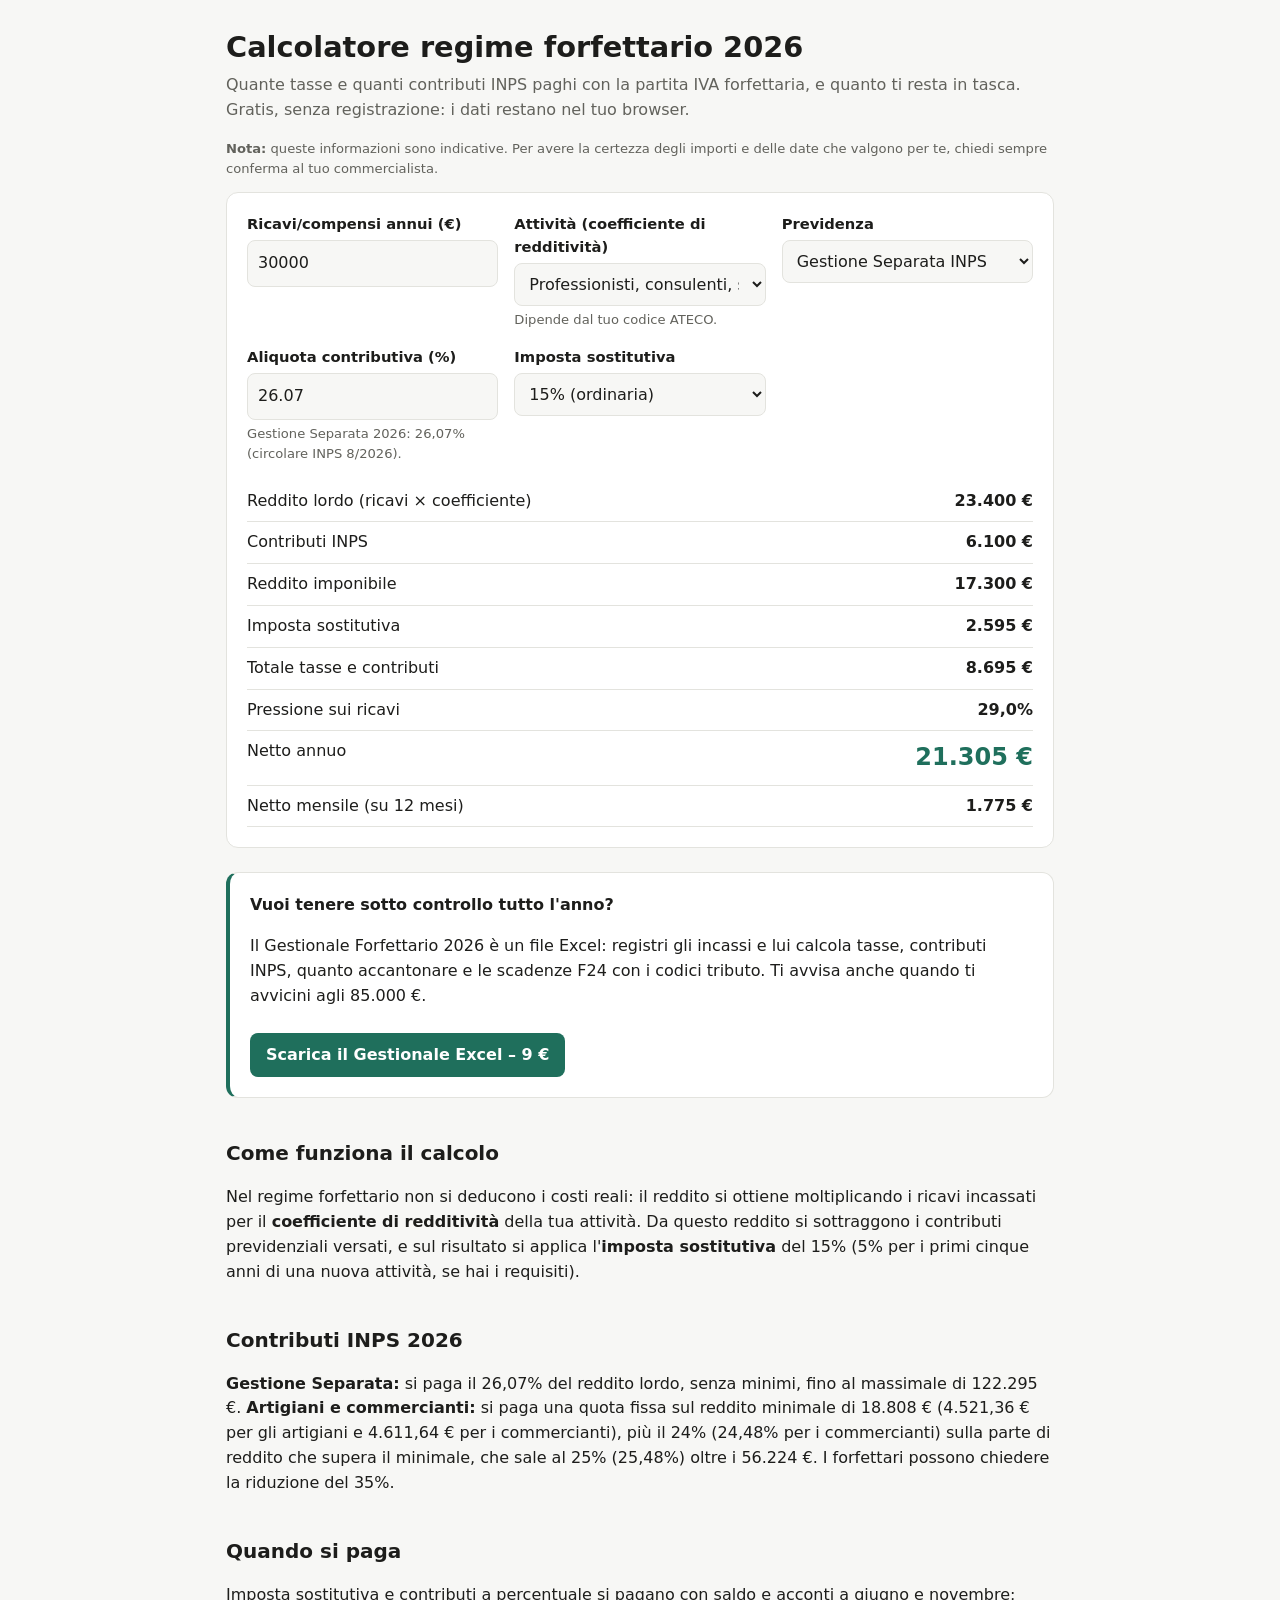
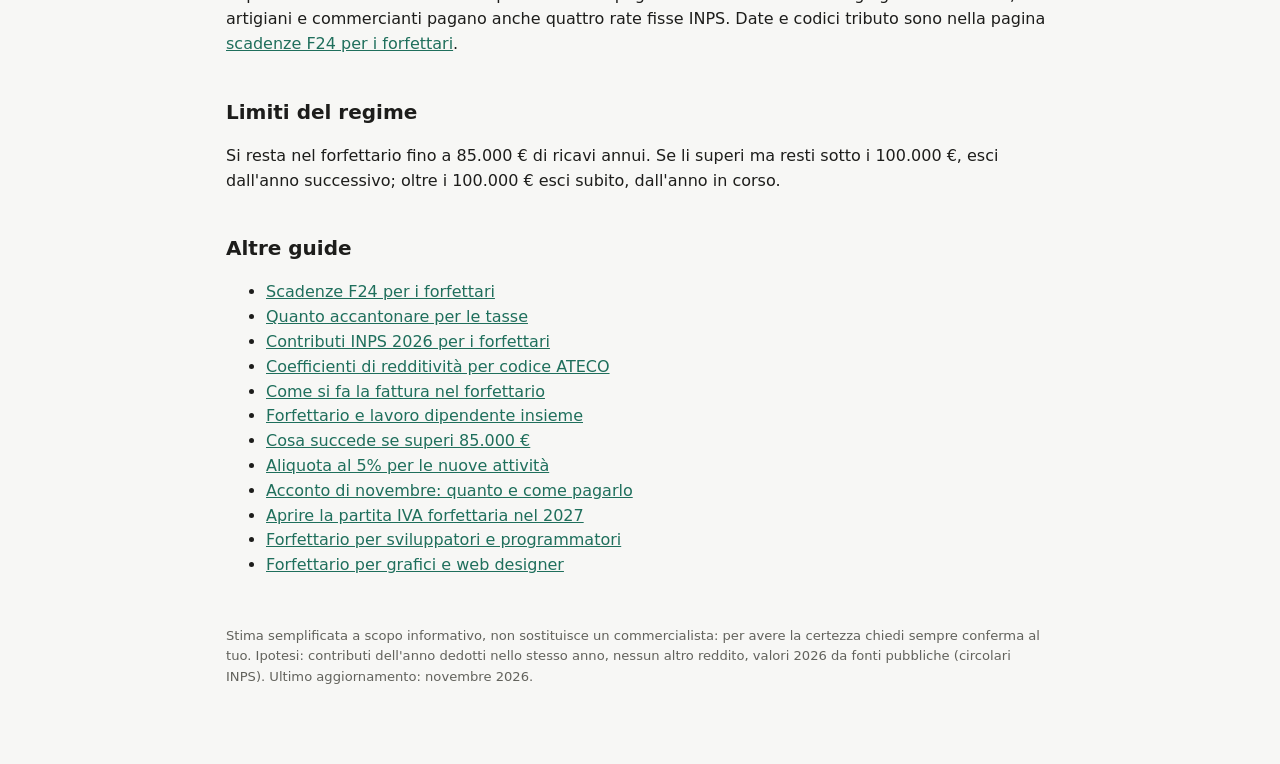
<file: index.html>
<!doctype html>
<html lang="it">
<head>
<meta charset="utf-8">
<meta name="viewport" content="width=device-width, initial-scale=1">
<meta name="google-site-verification" content="VOqdcuAzmQlsc1nPRte6JxUes9qa5OdFisvfDTQdSsM" />
<title>Calcolatore Regime Forfettario 2026: tasse, INPS e netto</title>
<meta name="description" content="Calcola gratis tasse e contributi INPS nel regime forfettario 2026: imposta sostitutiva 5% o 15%, Gestione Separata, artigiani e commercianti con riduzione 35%, netto mensile.">
<link rel="stylesheet" href="style.css">
<link rel="canonical" href="https://domdin89.github.io/forfettario/">
</head>
<body>
<main>
<h1>Calcolatore regime forfettario 2026</h1>
<p class="lead">Quante tasse e quanti contributi INPS paghi con la partita IVA forfettaria, e quanto ti resta in tasca. Gratis, senza registrazione: i dati restano nel tuo browser.</p>

<p class="hint"><strong>Nota:</strong> queste informazioni sono indicative. Per avere la certezza degli importi e delle date che valgono per te, chiedi sempre conferma al tuo commercialista.</p>
<div class="card">
  <div class="grid">
    <div>
      <label for="ricavi">Ricavi/compensi annui (€)</label>
      <input id="ricavi" type="number" min="0" step="100" value="30000" inputmode="decimal">
    </div>
    <div>
      <label for="coef">Attività (coefficiente di redditività)</label>
      <select id="coef">
        <option value="78" selected>Professionisti, consulenti, sanità, istruzione (78%)</option>
        <option value="67">Altre attività economiche (67%)</option>
        <option value="86">Costruzioni e attività immobiliari (86%)</option>
        <option value="62">Intermediari del commercio (62%)</option>
        <option value="40">Commercio ingrosso/dettaglio, alloggio e ristorazione (40%)</option>
        <option value="54">Commercio ambulante non alimentare (54%)</option>
        <option value="40.01">Commercio ambulante alimentare (40%)</option>
      </select>
      <div class="hint">Dipende dal tuo codice ATECO.</div>
    </div>
    <div>
      <label for="cassa">Previdenza</label>
      <select id="cassa">
        <option value="gs" selected>Gestione Separata INPS</option>
        <option value="art">Artigiani INPS</option>
        <option value="com">Commercianti INPS</option>
        <option value="altra">Cassa professionale (aliquota personalizzata)</option>
      </select>
    </div>
    <div id="boxAliq">
      <label for="aliq">Aliquota contributiva (%)</label>
      <input id="aliq" type="number" min="0" max="40" step="0.01" value="26.07">
      <div class="hint" id="aliqHint"></div>
    </div>
    <div id="boxRid" hidden>
      <label class="check"><input id="rid" type="checkbox"> Riduzione contributiva del 35%</label>
      <div class="hint">Va richiesta all'INPS. Riduce anche la pensione futura.</div>
    </div>
    <div>
      <label for="imp">Imposta sostitutiva</label>
      <select id="imp">
        <option value="15" selected>15% (ordinaria)</option>
        <option value="5">5% (primi 5 anni, nuova attività)</option>
      </select>
    </div>
  </div>

  <div class="results" aria-live="polite">
    <div class="row"><span>Reddito lordo (ricavi × coefficiente)</span><strong id="oLordo"></strong></div>
    <div class="row"><span>Contributi INPS</span><strong id="oContr"></strong></div>
    <div class="row"><span>Reddito imponibile</span><strong id="oImpon"></strong></div>
    <div class="row"><span>Imposta sostitutiva</span><strong id="oImp"></strong></div>
    <div class="row"><span>Totale tasse e contributi</span><strong id="oTot"></strong></div>
    <div class="row"><span>Pressione sui ricavi</span><strong id="oPerc"></strong></div>
    <div class="row"><span>Netto annuo</span><span class="big" id="oNetto"></span></div>
    <div class="row"><span>Netto mensile (su 12 mesi)</span><strong id="oMese"></strong></div>
    <p class="warn" id="oWarn" hidden></p>
  </div>
</div>

<div class="card cta" id="cta" hidden>
  <strong>Vuoi tenere sotto controllo tutto l'anno?</strong>
  <p>Il Gestionale Forfettario 2026 è un file Excel: registri gli incassi e lui calcola tasse, contributi INPS, quanto accantonare e le scadenze F24 con i codici tributo. Ti avvisa anche quando ti avvicini agli 85.000 €.</p>
  <a id="ctaLink" href="#">Scarica il Gestionale Excel – 9 €</a>
</div>

<h2>Come funziona il calcolo</h2>
<p>Nel regime forfettario non si deducono i costi reali: il reddito si ottiene moltiplicando i ricavi incassati per il <strong>coefficiente di redditività</strong> della tua attività. Da questo reddito si sottraggono i contributi previdenziali versati, e sul risultato si applica l'<strong>imposta sostitutiva</strong> del 15% (5% per i primi cinque anni di una nuova attività, se hai i requisiti).</p>
<h2>Contributi INPS 2026</h2>
<p><strong>Gestione Separata:</strong> si paga il 26,07% del reddito lordo, senza minimi, fino al massimale di 122.295 €. <strong>Artigiani e commercianti:</strong> si paga una quota fissa sul reddito minimale di 18.808 € (4.521,36 € per gli artigiani e 4.611,64 € per i commercianti), più il 24% (24,48% per i commercianti) sulla parte di reddito che supera il minimale, che sale al 25% (25,48%) oltre i 56.224 €. I forfettari possono chiedere la riduzione del 35%.</p>
<h2>Quando si paga</h2>
<p>Imposta sostitutiva e contributi a percentuale si pagano con saldo e acconti a giugno e novembre; artigiani e commercianti pagano anche quattro rate fisse INPS. Date e codici tributo sono nella pagina <a href="scadenze-f24-forfettario.html">scadenze F24 per i forfettari</a>.</p>
<h2>Limiti del regime</h2>
<p>Si resta nel forfettario fino a 85.000 € di ricavi annui. Se li superi ma resti sotto i 100.000 €, esci dall'anno successivo; oltre i 100.000 € esci subito, dall'anno in corso.</p>

<!-- guide -->
<h2>Altre guide</h2>
<ul>
<li><a href="scadenze-f24-forfettario.html">Scadenze F24 per i forfettari</a></li>
<li><a href="quanto-accantonare-forfettario.html">Quanto accantonare per le tasse</a></li>
<li><a href="contributi-inps-forfettario-2026.html">Contributi INPS 2026 per i forfettari</a></li>
<li><a href="coefficienti-redditivita-ateco.html">Coefficienti di redditività per codice ATECO</a></li>
<li><a href="fattura-regime-forfettario.html">Come si fa la fattura nel forfettario</a></li>
<li><a href="forfettario-lavoro-dipendente.html">Forfettario e lavoro dipendente insieme</a></li>
<li><a href="superare-85000-euro-forfettario.html">Cosa succede se superi 85.000 €</a></li>
<li><a href="aliquota-5-per-cento-forfettario.html">Aliquota al 5% per le nuove attività</a></li>
<li><a href="acconto-novembre-forfettario.html">Acconto di novembre: quanto e come pagarlo</a></li>
<li><a href="aprire-partita-iva-forfettaria-2027.html">Aprire la partita IVA forfettaria nel 2027</a></li>
<li><a href="forfettario-sviluppatore-software.html">Forfettario per sviluppatori e programmatori</a></li>
<li><a href="forfettario-grafico-web-designer.html">Forfettario per grafici e web designer</a></li>
</ul>
<!-- /guide -->

<footer>
<p>Stima semplificata a scopo informativo, non sostituisce un commercialista: per avere la certezza chiedi sempre conferma al tuo. Ipotesi: contributi dell'anno dedotti nello stesso anno, nessun altro reddito, valori 2026 da fonti pubbliche (circolari INPS). Ultimo aggiornamento: novembre 2026.</p>
</footer>
</main>
<script>
const MINIMALE = 18808;
const FISSO = {art: 4521.36, com: 4611.64}; // circolare INPS 14/2026
const OLTRE = {art: 0.24, com: 0.2448};    // +1 punto oltre FASCIA
const FASCIA = 56224;
const MASSIMALE = 122295;
const PRODUCT_URL = "https://forfettariofacile.gumroad.com/l/gestionale-forfettario-2026";

const $ = id => document.getElementById(id);
const eur = n => n.toLocaleString("it-IT", {style: "currency", currency: "EUR", maximumFractionDigits: 0});

function contributi(lordo, cassa) {
  if (cassa === "art" || cassa === "com") {
    const base = Math.min(lordo, MASSIMALE);
    let c = FISSO[cassa]
      + Math.max(0, Math.min(base, FASCIA) - MINIMALE) * OLTRE[cassa]
      + Math.max(0, base - FASCIA) * (OLTRE[cassa] + 0.01);
    if ($("rid").checked) c *= 0.65;
    return c;
  }
  const aliq = Math.max(0, parseFloat($("aliq").value) || 0);
  const base = cassa === "gs" ? Math.min(lordo, MASSIMALE) : lordo;
  return base * aliq / 100;
}

function calcola() {
  const ricavi = Math.max(0, parseFloat($("ricavi").value) || 0);
  const coef = Math.floor(parseFloat($("coef").value)) / 100;
  const cassa = $("cassa").value;
  const fissa = cassa === "art" || cassa === "com";
  $("boxAliq").hidden = fissa;
  $("boxRid").hidden = !fissa;
  $("aliqHint").textContent = cassa === "gs"
    ? "Gestione Separata 2026: 26,07% (circolare INPS 8/2026)."
    : "Inserisci l'aliquota della tua cassa (es. Inarcassa, Cassa Forense).";

  const lordo = ricavi * coef;
  const contr = contributi(lordo, cassa);
  const impon = Math.max(0, lordo - contr);
  const imp = impon * parseFloat($("imp").value) / 100;
  const tot = contr + imp;
  const netto = ricavi - tot;

  $("oLordo").textContent = eur(lordo);
  $("oContr").textContent = eur(contr);
  $("oImpon").textContent = eur(impon);
  $("oImp").textContent = eur(imp);
  $("oTot").textContent = eur(tot);
  $("oPerc").textContent = ricavi ? (tot / ricavi * 100).toFixed(1).replace(".", ",") + "%" : "-";
  $("oNetto").textContent = eur(netto);
  $("oMese").textContent = eur(netto / 12);

  const w = $("oWarn");
  if (ricavi > 100000) { w.hidden = false; w.textContent = "Oltre 100.000 € esci dal forfettario già nell'anno in corso."; }
  else if (ricavi > 85000) { w.hidden = false; w.textContent = "Oltre 85.000 € esci dal forfettario dall'anno prossimo."; }
  else if (fissa && lordo < MINIMALE) { w.hidden = false; w.textContent = "Il tuo reddito è sotto il minimale: paghi comunque la quota fissa."; }
  else w.hidden = true;
}

if (PRODUCT_URL) { $("cta").hidden = false; $("ctaLink").href = PRODUCT_URL; }
document.querySelectorAll("input,select").forEach(el => el.addEventListener("input", calcola));
calcola();
</script>
<script data-goatcounter="https://forfettariofacile.goatcounter.com/count" async src="https://gc.zgo.at/count.js"></script>
</body>
</html>
</file>
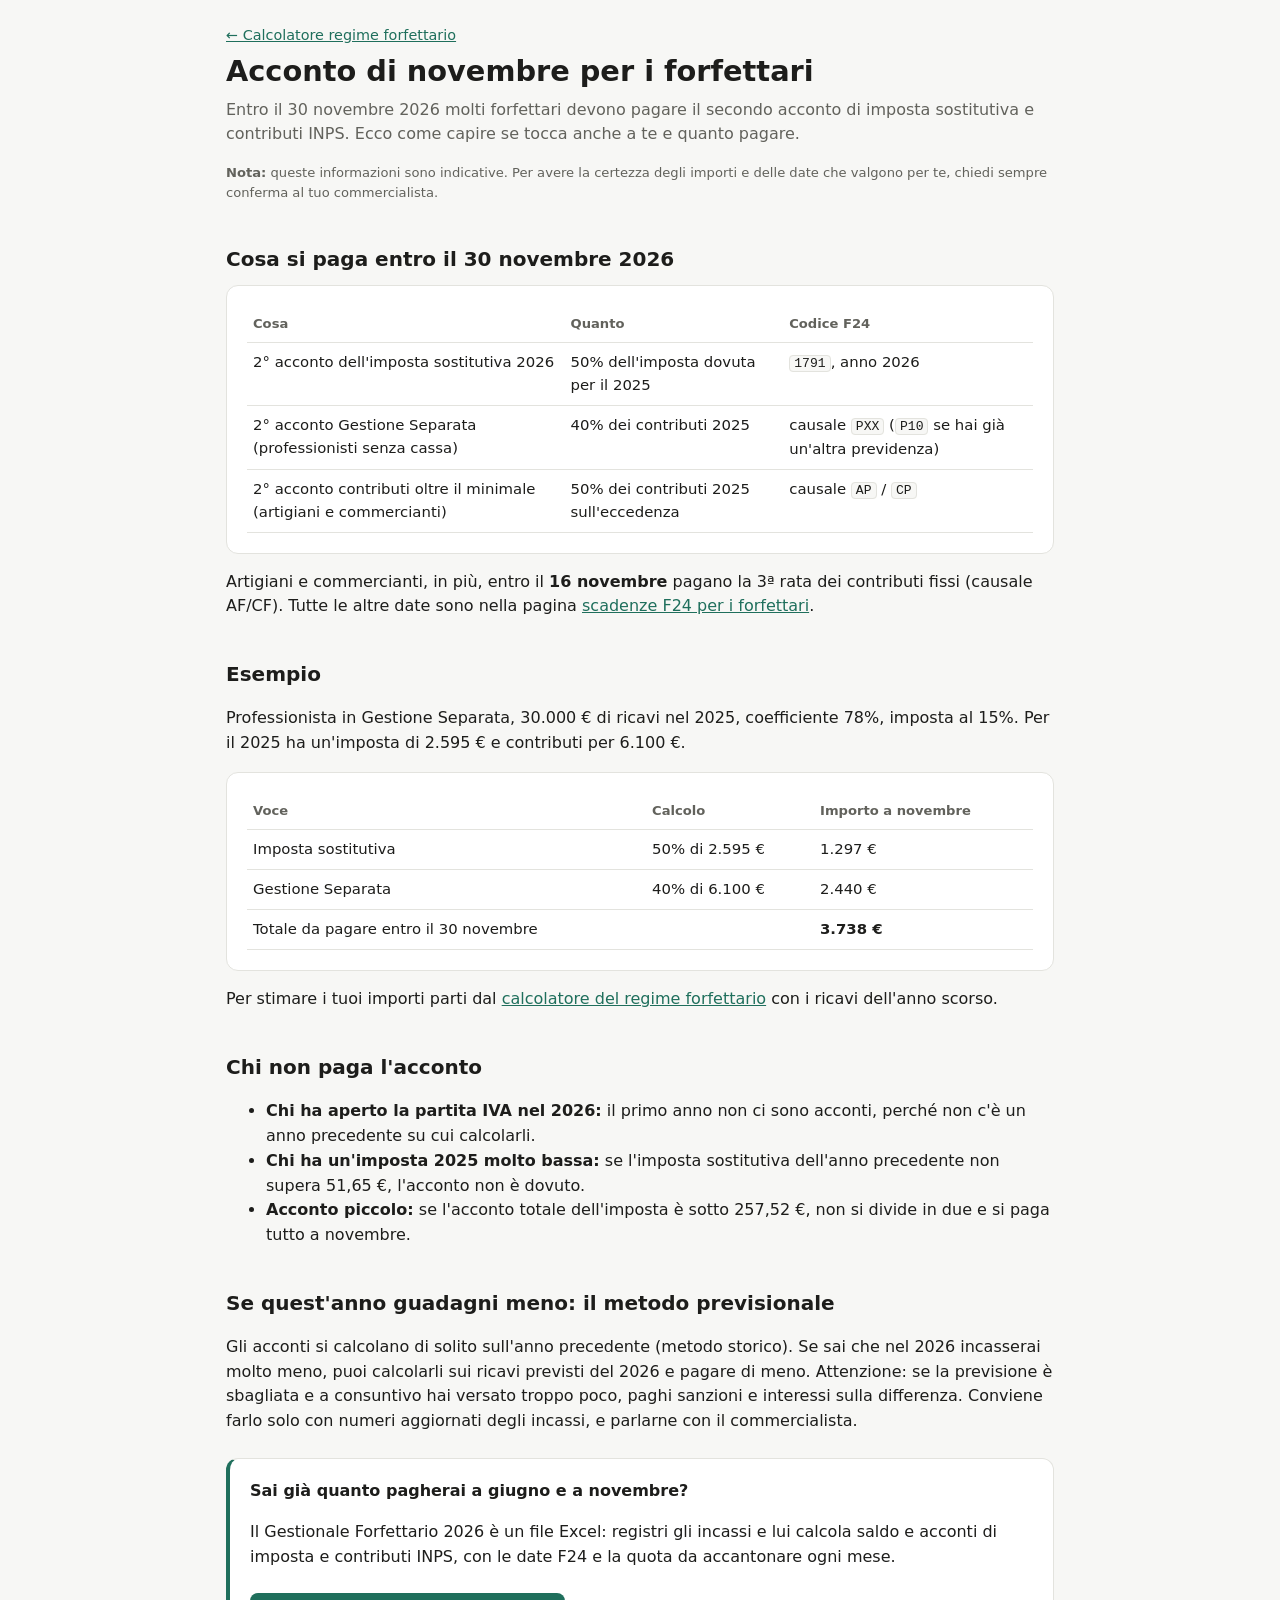
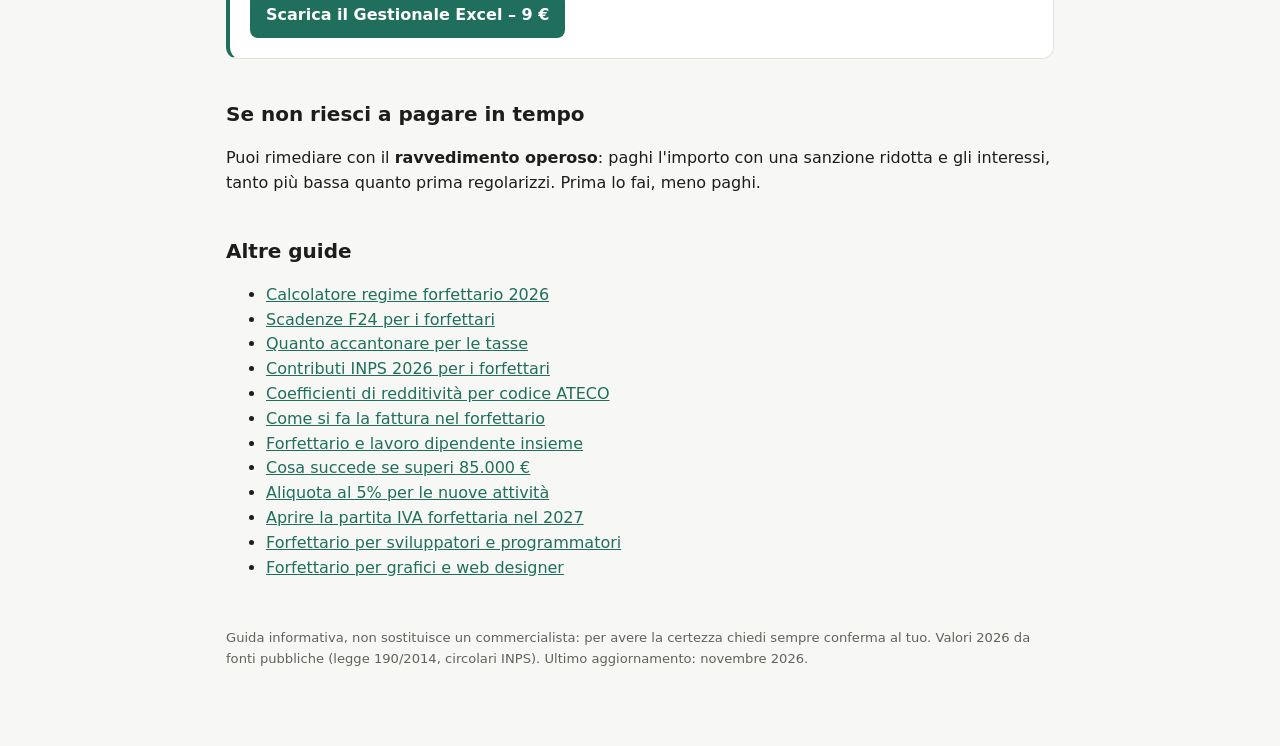
<file: acconto-novembre-forfettario.html>
<!doctype html>
<html lang="it">
<head>
<meta charset="utf-8">
<meta name="viewport" content="width=device-width, initial-scale=1">
<title>Acconto di novembre 2026 per i forfettari: quanto pagare e codici F24</title>
<meta name="description" content="Secondo acconto del 30 novembre 2026 nel regime forfettario: come si calcola (50% dell'imposta sostitutiva, 40% della Gestione Separata), codice tributo 1791, chi non lo paga e metodo previsionale.">
<link rel="stylesheet" href="style.css">
<link rel="canonical" href="https://domdin89.github.io/forfettario/acconto-novembre-forfettario.html">
</head>
<body>
<main>
<nav><a href="./">← Calcolatore regime forfettario</a></nav>
<h1>Acconto di novembre per i forfettari</h1>
<p class="lead">Entro il 30 novembre 2026 molti forfettari devono pagare il secondo acconto di imposta sostitutiva e contributi INPS. Ecco come capire se tocca anche a te e quanto pagare.</p>
<p class="hint"><strong>Nota:</strong> queste informazioni sono indicative. Per avere la certezza degli importi e delle date che valgono per te, chiedi sempre conferma al tuo commercialista.</p>
<h2>Cosa si paga entro il 30 novembre 2026</h2>
<div class="card table">
<table>
<thead><tr><th>Cosa</th><th>Quanto</th><th>Codice F24</th></tr></thead>
<tbody>
<tr><td>2° acconto dell'imposta sostitutiva 2026</td><td>50% dell'imposta dovuta per il 2025</td><td><code>1791</code>, anno 2026</td></tr>
<tr><td>2° acconto Gestione Separata (professionisti senza cassa)</td><td>40% dei contributi 2025</td><td>causale <code>PXX</code> (<code>P10</code> se hai già un'altra previdenza)</td></tr>
<tr><td>2° acconto contributi oltre il minimale (artigiani e commercianti)</td><td>50% dei contributi 2025 sull'eccedenza</td><td>causale <code>AP</code> / <code>CP</code></td></tr>
</tbody>
</table>
</div>
<p>Artigiani e commercianti, in più, entro il <strong>16 novembre</strong> pagano la 3ª rata dei contributi fissi (causale AF/CF). Tutte le altre date sono nella pagina <a href="scadenze-f24-forfettario.html">scadenze F24 per i forfettari</a>.</p>

<h2>Esempio</h2>
<p>Professionista in Gestione Separata, 30.000 € di ricavi nel 2025, coefficiente 78%, imposta al 15%. Per il 2025 ha un'imposta di 2.595 € e contributi per 6.100 €.</p>
<div class="card table">
<table>
<thead><tr><th>Voce</th><th>Calcolo</th><th>Importo a novembre</th></tr></thead>
<tbody>
<tr><td>Imposta sostitutiva</td><td>50% di 2.595 €</td><td>1.297 €</td></tr>
<tr><td>Gestione Separata</td><td>40% di 6.100 €</td><td>2.440 €</td></tr>
<tr><td>Totale da pagare entro il 30 novembre</td><td></td><td><strong>3.738 €</strong></td></tr>
</tbody>
</table>
</div>
<p>Per stimare i tuoi importi parti dal <a href="./">calcolatore del regime forfettario</a> con i ricavi dell'anno scorso.</p>

<h2>Chi non paga l'acconto</h2>
<ul>
<li><strong>Chi ha aperto la partita IVA nel 2026:</strong> il primo anno non ci sono acconti, perché non c'è un anno precedente su cui calcolarli.</li>
<li><strong>Chi ha un'imposta 2025 molto bassa:</strong> se l'imposta sostitutiva dell'anno precedente non supera 51,65 €, l'acconto non è dovuto.</li>
<li><strong>Acconto piccolo:</strong> se l'acconto totale dell'imposta è sotto 257,52 €, non si divide in due e si paga tutto a novembre.</li>
</ul>

<h2>Se quest'anno guadagni meno: il metodo previsionale</h2>
<p>Gli acconti si calcolano di solito sull'anno precedente (metodo storico). Se sai che nel 2026 incasserai molto meno, puoi calcolarli sui ricavi previsti del 2026 e pagare di meno. Attenzione: se la previsione è sbagliata e a consuntivo hai versato troppo poco, paghi sanzioni e interessi sulla differenza. Conviene farlo solo con numeri aggiornati degli incassi, e parlarne con il commercialista.</p>

<div class="card cta">
  <strong>Sai già quanto pagherai a giugno e a novembre?</strong>
  <p>Il Gestionale Forfettario 2026 è un file Excel: registri gli incassi e lui calcola saldo e acconti di imposta e contributi INPS, con le date F24 e la quota da accantonare ogni mese.</p>
  <a href="https://forfettariofacile.gumroad.com/l/gestionale-forfettario-2026">Scarica il Gestionale Excel – 9 €</a>
</div>

<h2>Se non riesci a pagare in tempo</h2>
<p>Puoi rimediare con il <strong>ravvedimento operoso</strong>: paghi l'importo con una sanzione ridotta e gli interessi, tanto più bassa quanto prima regolarizzi. Prima lo fai, meno paghi.</p>

<h2>Altre guide</h2>
<ul>
<li><a href="./">Calcolatore regime forfettario 2026</a></li>
<li><a href="scadenze-f24-forfettario.html">Scadenze F24 per i forfettari</a></li>
<li><a href="quanto-accantonare-forfettario.html">Quanto accantonare per le tasse</a></li>
<li><a href="contributi-inps-forfettario-2026.html">Contributi INPS 2026 per i forfettari</a></li>
<li><a href="coefficienti-redditivita-ateco.html">Coefficienti di redditività per codice ATECO</a></li>
<li><a href="fattura-regime-forfettario.html">Come si fa la fattura nel forfettario</a></li>
<li><a href="forfettario-lavoro-dipendente.html">Forfettario e lavoro dipendente insieme</a></li>
<li><a href="superare-85000-euro-forfettario.html">Cosa succede se superi 85.000 €</a></li>
<li><a href="aliquota-5-per-cento-forfettario.html">Aliquota al 5% per le nuove attività</a></li>
<li><a href="aprire-partita-iva-forfettaria-2027.html">Aprire la partita IVA forfettaria nel 2027</a></li>
<li><a href="forfettario-sviluppatore-software.html">Forfettario per sviluppatori e programmatori</a></li>
<li><a href="forfettario-grafico-web-designer.html">Forfettario per grafici e web designer</a></li>
</ul>

<footer>
<p>Guida informativa, non sostituisce un commercialista: per avere la certezza chiedi sempre conferma al tuo. Valori 2026 da fonti pubbliche (legge 190/2014, circolari INPS). Ultimo aggiornamento: novembre 2026.</p>
</footer>
</main>
<script data-goatcounter="https://forfettariofacile.goatcounter.com/count" async src="https://gc.zgo.at/count.js"></script>
</body>
</html>
</file>
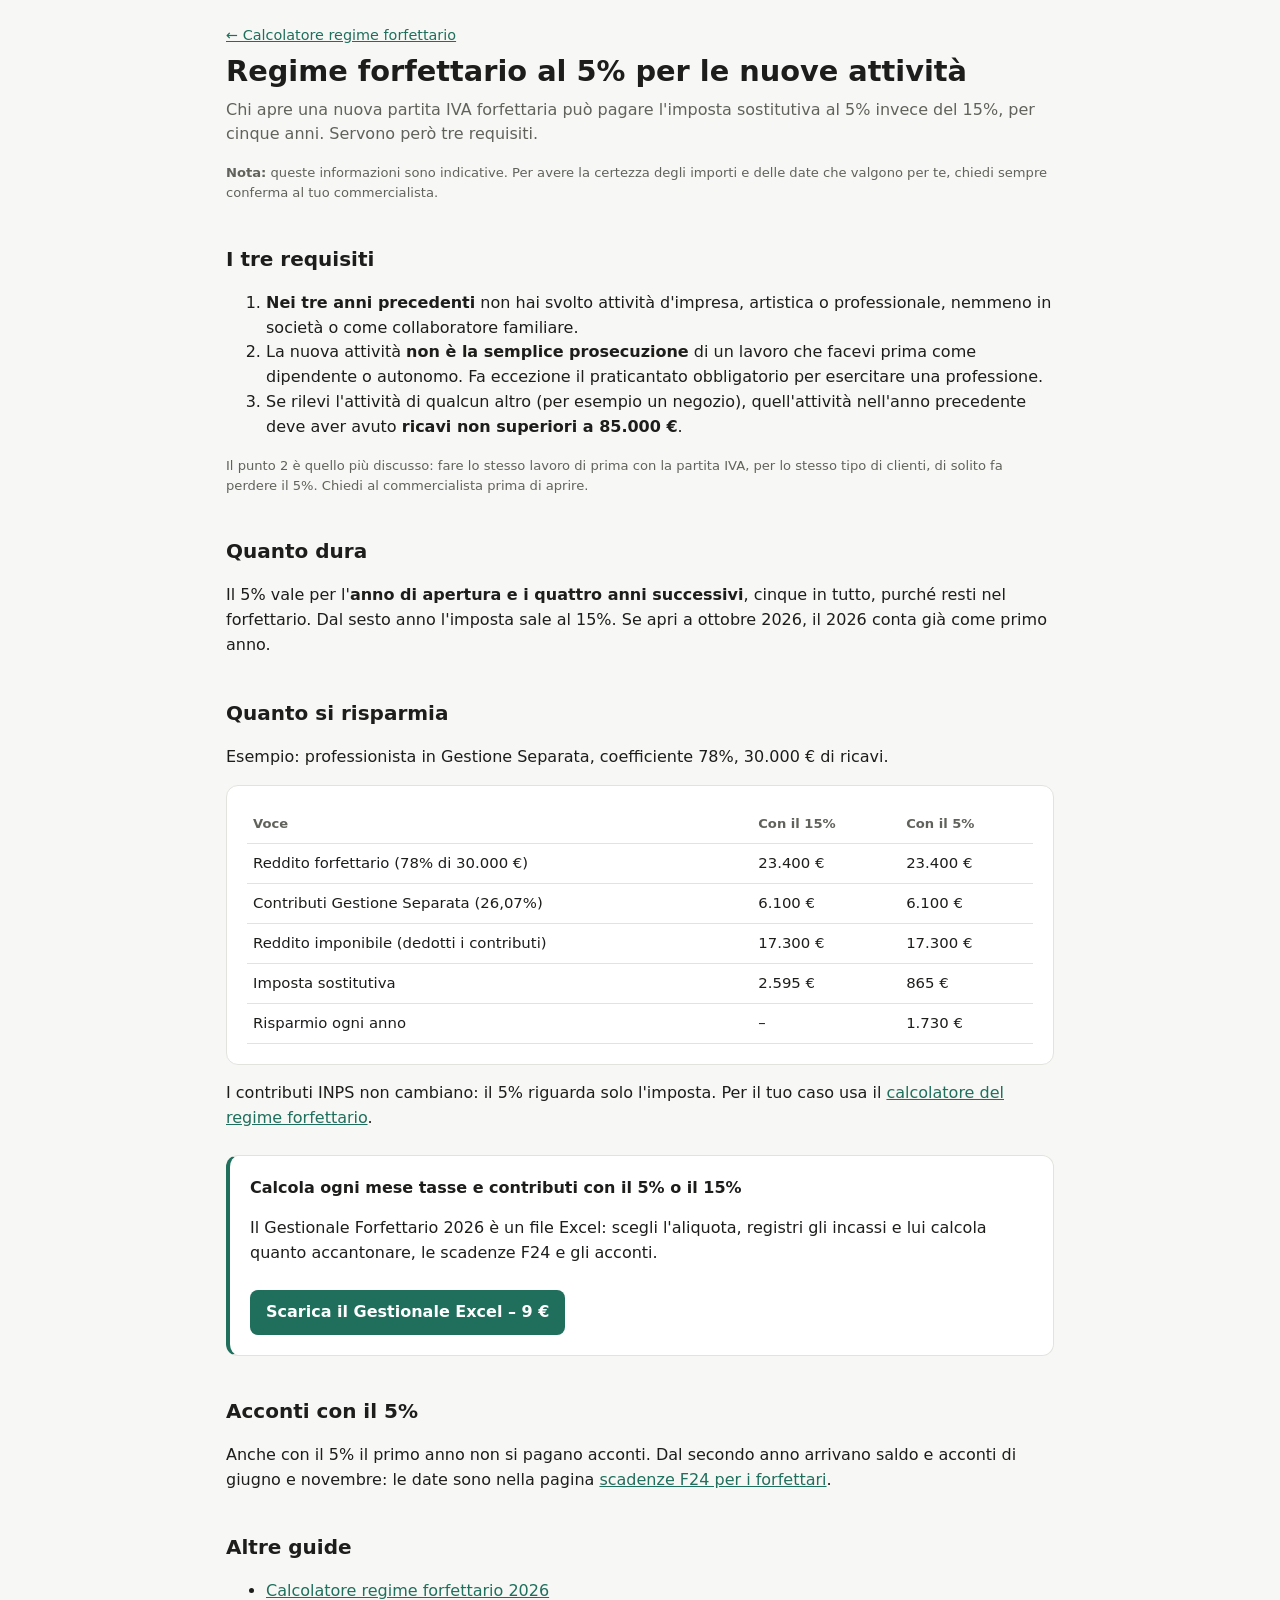
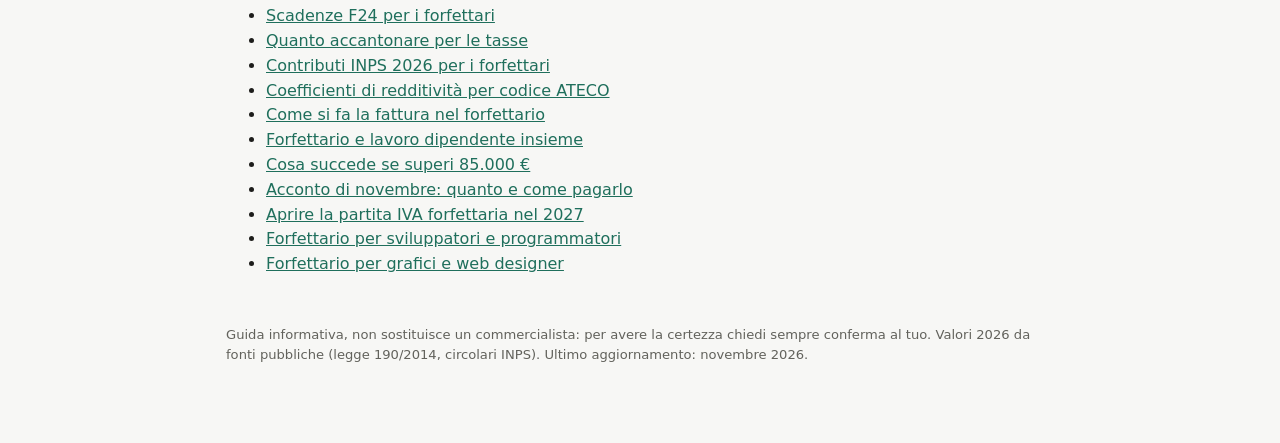
<file: aliquota-5-per-cento-forfettario.html>
<!doctype html>
<html lang="it">
<head>
<meta charset="utf-8">
<meta name="viewport" content="width=device-width, initial-scale=1">
<title>Forfettario al 5% per le nuove attività: requisiti e durata (2026)</title>
<meta name="description" content="Chi può pagare l'imposta sostitutiva al 5% invece del 15% nel regime forfettario: i tre requisiti per le nuove attività, durata di 5 anni ed esempio di quanto si risparmia.">
<link rel="stylesheet" href="style.css">
<link rel="canonical" href="https://domdin89.github.io/forfettario/aliquota-5-per-cento-forfettario.html">
</head>
<body>
<main>
<nav><a href="./">← Calcolatore regime forfettario</a></nav>
<h1>Regime forfettario al 5% per le nuove attività</h1>
<p class="lead">Chi apre una nuova partita IVA forfettaria può pagare l'imposta sostitutiva al 5% invece del 15%, per cinque anni. Servono però tre requisiti.</p>
<p class="hint"><strong>Nota:</strong> queste informazioni sono indicative. Per avere la certezza degli importi e delle date che valgono per te, chiedi sempre conferma al tuo commercialista.</p>
<h2>I tre requisiti</h2>
<ol>
<li><strong>Nei tre anni precedenti</strong> non hai svolto attività d'impresa, artistica o professionale, nemmeno in società o come collaboratore familiare.</li>
<li>La nuova attività <strong>non è la semplice prosecuzione</strong> di un lavoro che facevi prima come dipendente o autonomo. Fa eccezione il praticantato obbligatorio per esercitare una professione.</li>
<li>Se rilevi l'attività di qualcun altro (per esempio un negozio), quell'attività nell'anno precedente deve aver avuto <strong>ricavi non superiori a 85.000 €</strong>.</li>
</ol>
<p class="hint">Il punto 2 è quello più discusso: fare lo stesso lavoro di prima con la partita IVA, per lo stesso tipo di clienti, di solito fa perdere il 5%. Chiedi al commercialista prima di aprire.</p>

<h2>Quanto dura</h2>
<p>Il 5% vale per l'<strong>anno di apertura e i quattro anni successivi</strong>, cinque in tutto, purché resti nel forfettario. Dal sesto anno l'imposta sale al 15%. Se apri a ottobre 2026, il 2026 conta già come primo anno.</p>

<h2>Quanto si risparmia</h2>
<p>Esempio: professionista in Gestione Separata, coefficiente 78%, 30.000 € di ricavi.</p>
<div class="card table">
<table>
<thead><tr><th>Voce</th><th>Con il 15%</th><th>Con il 5%</th></tr></thead>
<tbody>
<tr><td>Reddito forfettario (78% di 30.000 €)</td><td>23.400 €</td><td>23.400 €</td></tr>
<tr><td>Contributi Gestione Separata (26,07%)</td><td>6.100 €</td><td>6.100 €</td></tr>
<tr><td>Reddito imponibile (dedotti i contributi)</td><td>17.300 €</td><td>17.300 €</td></tr>
<tr><td>Imposta sostitutiva</td><td>2.595 €</td><td>865 €</td></tr>
<tr><td>Risparmio ogni anno</td><td>–</td><td>1.730 €</td></tr>
</tbody>
</table>
</div>
<p>I contributi INPS non cambiano: il 5% riguarda solo l'imposta. Per il tuo caso usa il <a href="./">calcolatore del regime forfettario</a>.</p>

<div class="card cta">
  <strong>Calcola ogni mese tasse e contributi con il 5% o il 15%</strong>
  <p>Il Gestionale Forfettario 2026 è un file Excel: scegli l'aliquota, registri gli incassi e lui calcola quanto accantonare, le scadenze F24 e gli acconti.</p>
  <a href="https://forfettariofacile.gumroad.com/l/gestionale-forfettario-2026">Scarica il Gestionale Excel – 9 €</a>
</div>

<h2>Acconti con il 5%</h2>
<p>Anche con il 5% il primo anno non si pagano acconti. Dal secondo anno arrivano saldo e acconti di giugno e novembre: le date sono nella pagina <a href="scadenze-f24-forfettario.html">scadenze F24 per i forfettari</a>.</p>

<h2>Altre guide</h2>
<ul>
<li><a href="./">Calcolatore regime forfettario 2026</a></li>
<li><a href="scadenze-f24-forfettario.html">Scadenze F24 per i forfettari</a></li>
<li><a href="quanto-accantonare-forfettario.html">Quanto accantonare per le tasse</a></li>
<li><a href="contributi-inps-forfettario-2026.html">Contributi INPS 2026 per i forfettari</a></li>
<li><a href="coefficienti-redditivita-ateco.html">Coefficienti di redditività per codice ATECO</a></li>
<li><a href="fattura-regime-forfettario.html">Come si fa la fattura nel forfettario</a></li>
<li><a href="forfettario-lavoro-dipendente.html">Forfettario e lavoro dipendente insieme</a></li>
<li><a href="superare-85000-euro-forfettario.html">Cosa succede se superi 85.000 €</a></li>
<li><a href="acconto-novembre-forfettario.html">Acconto di novembre: quanto e come pagarlo</a></li>
<li><a href="aprire-partita-iva-forfettaria-2027.html">Aprire la partita IVA forfettaria nel 2027</a></li>
<li><a href="forfettario-sviluppatore-software.html">Forfettario per sviluppatori e programmatori</a></li>
<li><a href="forfettario-grafico-web-designer.html">Forfettario per grafici e web designer</a></li>
</ul>

<footer>
<p>Guida informativa, non sostituisce un commercialista: per avere la certezza chiedi sempre conferma al tuo. Valori 2026 da fonti pubbliche (legge 190/2014, circolari INPS). Ultimo aggiornamento: novembre 2026.</p>
</footer>
</main>
<script data-goatcounter="https://forfettariofacile.goatcounter.com/count" async src="https://gc.zgo.at/count.js"></script>
</body>
</html>
</file>
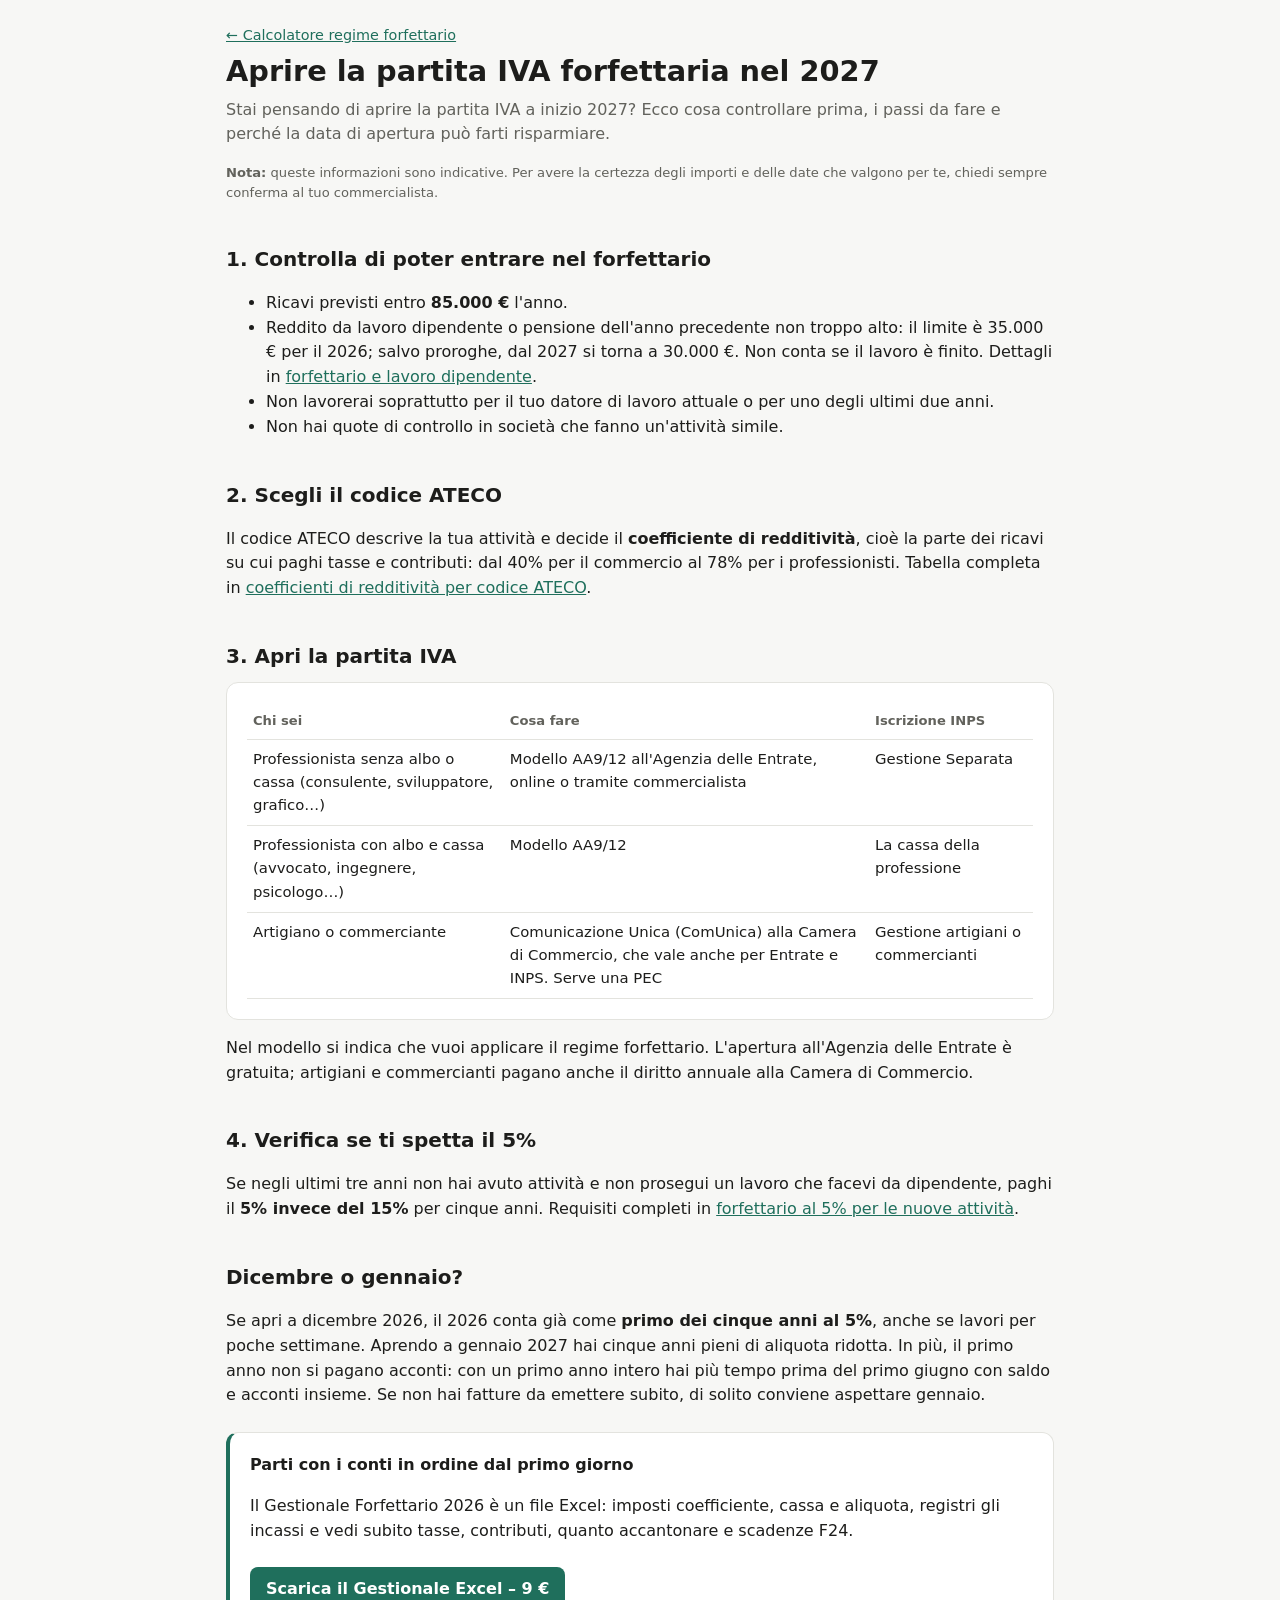
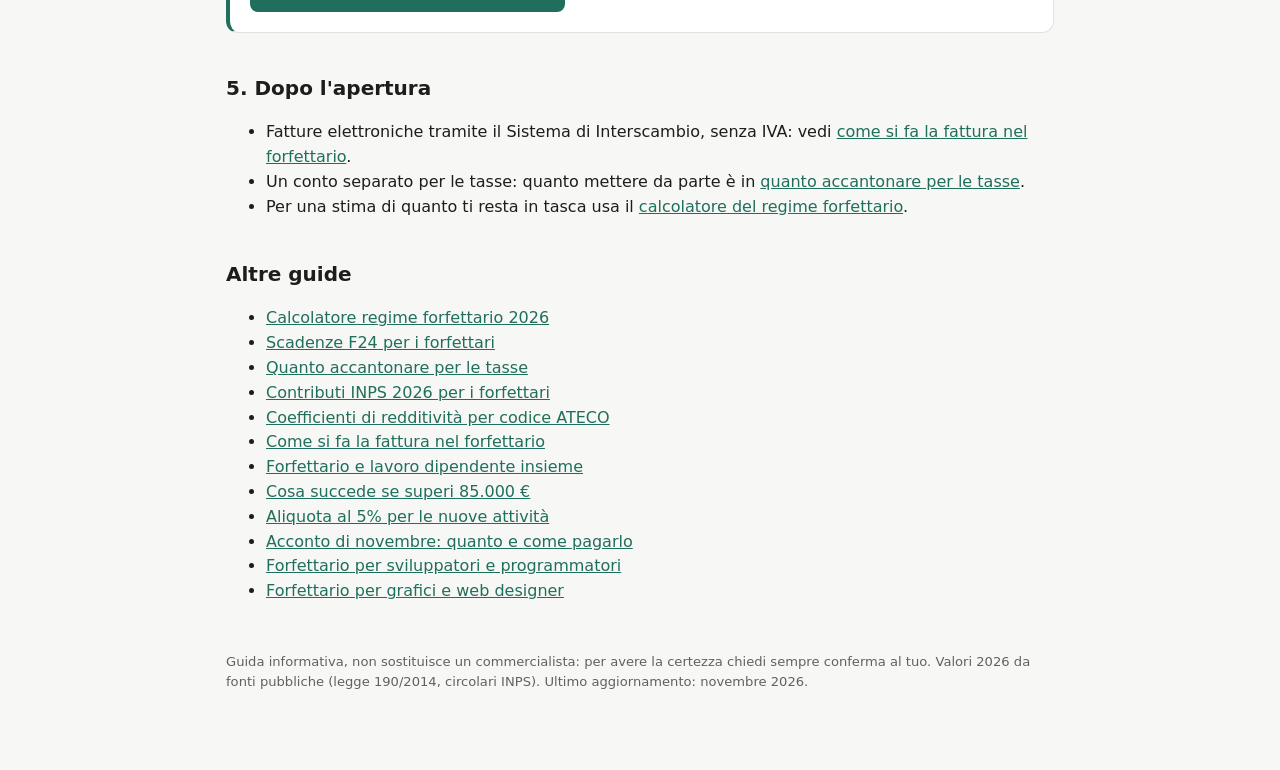
<file: aprire-partita-iva-forfettaria-2027.html>
<!doctype html>
<html lang="it">
<head>
<meta charset="utf-8">
<meta name="viewport" content="width=device-width, initial-scale=1">
<title>Aprire la partita IVA forfettaria nel 2027: requisiti, passi e costi</title>
<meta name="description" content="Come aprire la partita IVA in regime forfettario nel 2027: requisiti, codice ATECO, modello AA9/12, iscrizione INPS, aliquota al 5% e perché conviene aprire a gennaio invece che a dicembre.">
<link rel="stylesheet" href="style.css">
<link rel="canonical" href="https://domdin89.github.io/forfettario/aprire-partita-iva-forfettaria-2027.html">
</head>
<body>
<main>
<nav><a href="./">← Calcolatore regime forfettario</a></nav>
<h1>Aprire la partita IVA forfettaria nel 2027</h1>
<p class="lead">Stai pensando di aprire la partita IVA a inizio 2027? Ecco cosa controllare prima, i passi da fare e perché la data di apertura può farti risparmiare.</p>
<p class="hint"><strong>Nota:</strong> queste informazioni sono indicative. Per avere la certezza degli importi e delle date che valgono per te, chiedi sempre conferma al tuo commercialista.</p>
<h2>1. Controlla di poter entrare nel forfettario</h2>
<ul>
<li>Ricavi previsti entro <strong>85.000 €</strong> l'anno.</li>
<li>Reddito da lavoro dipendente o pensione dell'anno precedente non troppo alto: il limite è 35.000 € per il 2026; salvo proroghe, dal 2027 si torna a 30.000 €. Non conta se il lavoro è finito. Dettagli in <a href="forfettario-lavoro-dipendente.html">forfettario e lavoro dipendente</a>.</li>
<li>Non lavorerai soprattutto per il tuo datore di lavoro attuale o per uno degli ultimi due anni.</li>
<li>Non hai quote di controllo in società che fanno un'attività simile.</li>
</ul>

<h2>2. Scegli il codice ATECO</h2>
<p>Il codice ATECO descrive la tua attività e decide il <strong>coefficiente di redditività</strong>, cioè la parte dei ricavi su cui paghi tasse e contributi: dal 40% per il commercio al 78% per i professionisti. Tabella completa in <a href="coefficienti-redditivita-ateco.html">coefficienti di redditività per codice ATECO</a>.</p>

<h2>3. Apri la partita IVA</h2>
<div class="card table">
<table>
<thead><tr><th>Chi sei</th><th>Cosa fare</th><th>Iscrizione INPS</th></tr></thead>
<tbody>
<tr><td>Professionista senza albo o cassa (consulente, sviluppatore, grafico…)</td><td>Modello AA9/12 all'Agenzia delle Entrate, online o tramite commercialista</td><td>Gestione Separata</td></tr>
<tr><td>Professionista con albo e cassa (avvocato, ingegnere, psicologo…)</td><td>Modello AA9/12</td><td>La cassa della professione</td></tr>
<tr><td>Artigiano o commerciante</td><td>Comunicazione Unica (ComUnica) alla Camera di Commercio, che vale anche per Entrate e INPS. Serve una PEC</td><td>Gestione artigiani o commercianti</td></tr>
</tbody>
</table>
</div>
<p>Nel modello si indica che vuoi applicare il regime forfettario. L'apertura all'Agenzia delle Entrate è gratuita; artigiani e commercianti pagano anche il diritto annuale alla Camera di Commercio.</p>

<h2>4. Verifica se ti spetta il 5%</h2>
<p>Se negli ultimi tre anni non hai avuto attività e non prosegui un lavoro che facevi da dipendente, paghi il <strong>5% invece del 15%</strong> per cinque anni. Requisiti completi in <a href="aliquota-5-per-cento-forfettario.html">forfettario al 5% per le nuove attività</a>.</p>

<h2>Dicembre o gennaio?</h2>
<p>Se apri a dicembre 2026, il 2026 conta già come <strong>primo dei cinque anni al 5%</strong>, anche se lavori per poche settimane. Aprendo a gennaio 2027 hai cinque anni pieni di aliquota ridotta. In più, il primo anno non si pagano acconti: con un primo anno intero hai più tempo prima del primo giugno con saldo e acconti insieme. Se non hai fatture da emettere subito, di solito conviene aspettare gennaio.</p>

<div class="card cta">
  <strong>Parti con i conti in ordine dal primo giorno</strong>
  <p>Il Gestionale Forfettario 2026 è un file Excel: imposti coefficiente, cassa e aliquota, registri gli incassi e vedi subito tasse, contributi, quanto accantonare e scadenze F24.</p>
  <a href="https://forfettariofacile.gumroad.com/l/gestionale-forfettario-2026">Scarica il Gestionale Excel – 9 €</a>
</div>

<h2>5. Dopo l'apertura</h2>
<ul>
<li>Fatture elettroniche tramite il Sistema di Interscambio, senza IVA: vedi <a href="fattura-regime-forfettario.html">come si fa la fattura nel forfettario</a>.</li>
<li>Un conto separato per le tasse: quanto mettere da parte è in <a href="quanto-accantonare-forfettario.html">quanto accantonare per le tasse</a>.</li>
<li>Per una stima di quanto ti resta in tasca usa il <a href="./">calcolatore del regime forfettario</a>.</li>
</ul>

<h2>Altre guide</h2>
<ul>
<li><a href="./">Calcolatore regime forfettario 2026</a></li>
<li><a href="scadenze-f24-forfettario.html">Scadenze F24 per i forfettari</a></li>
<li><a href="quanto-accantonare-forfettario.html">Quanto accantonare per le tasse</a></li>
<li><a href="contributi-inps-forfettario-2026.html">Contributi INPS 2026 per i forfettari</a></li>
<li><a href="coefficienti-redditivita-ateco.html">Coefficienti di redditività per codice ATECO</a></li>
<li><a href="fattura-regime-forfettario.html">Come si fa la fattura nel forfettario</a></li>
<li><a href="forfettario-lavoro-dipendente.html">Forfettario e lavoro dipendente insieme</a></li>
<li><a href="superare-85000-euro-forfettario.html">Cosa succede se superi 85.000 €</a></li>
<li><a href="aliquota-5-per-cento-forfettario.html">Aliquota al 5% per le nuove attività</a></li>
<li><a href="acconto-novembre-forfettario.html">Acconto di novembre: quanto e come pagarlo</a></li>
<li><a href="forfettario-sviluppatore-software.html">Forfettario per sviluppatori e programmatori</a></li>
<li><a href="forfettario-grafico-web-designer.html">Forfettario per grafici e web designer</a></li>
</ul>

<footer>
<p>Guida informativa, non sostituisce un commercialista: per avere la certezza chiedi sempre conferma al tuo. Valori 2026 da fonti pubbliche (legge 190/2014, circolari INPS). Ultimo aggiornamento: novembre 2026.</p>
</footer>
</main>
<script data-goatcounter="https://forfettariofacile.goatcounter.com/count" async src="https://gc.zgo.at/count.js"></script>
</body>
</html>
</file>
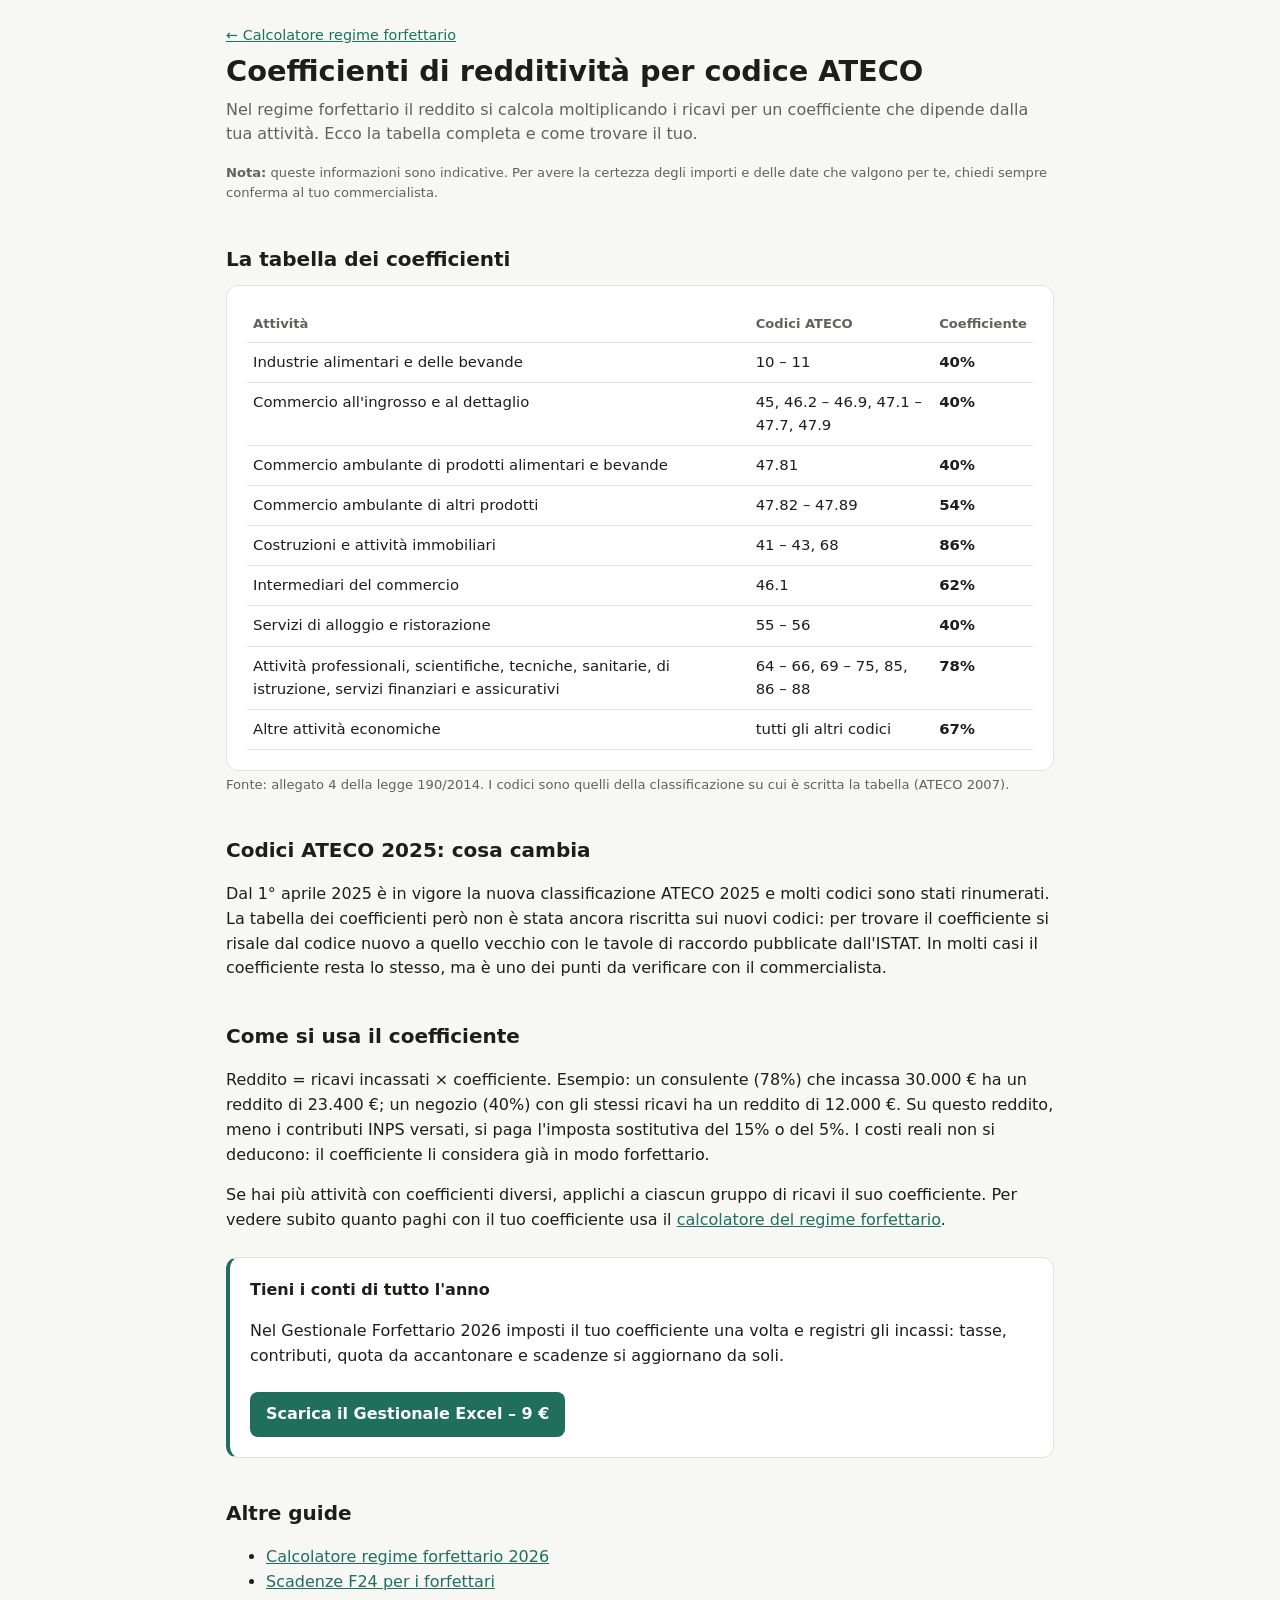
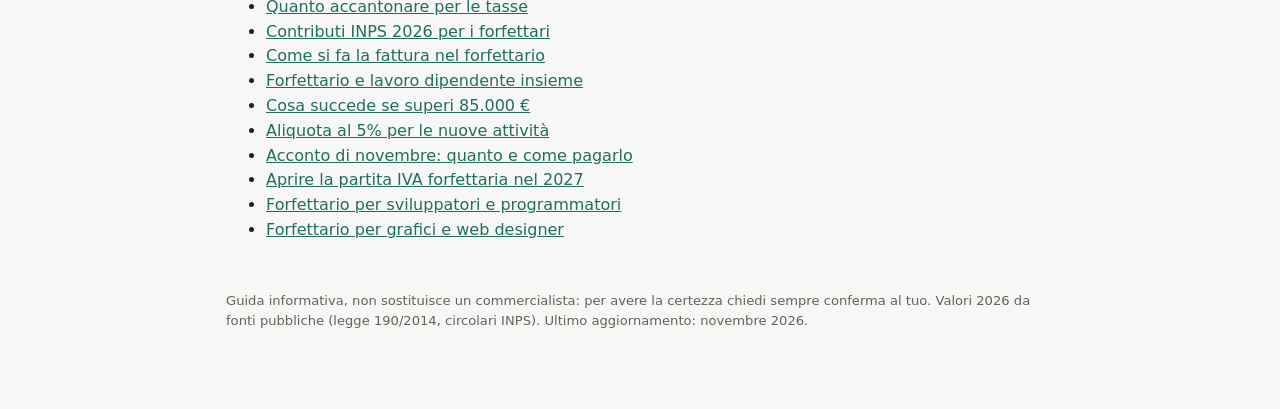
<file: coefficienti-redditivita-ateco.html>
<!doctype html>
<html lang="it">
<head>
<meta charset="utf-8">
<meta name="viewport" content="width=device-width, initial-scale=1">
<title>Coefficienti di redditività forfettario per codice ATECO (tabella 2026)</title>
<meta name="description" content="Tabella dei coefficienti di redditività del regime forfettario per codice ATECO: 40%, 54%, 62%, 67%, 78%, 86%. Cosa sono, come trovare il tuo e come cambia il reddito.">
<link rel="stylesheet" href="style.css">
<link rel="canonical" href="https://domdin89.github.io/forfettario/coefficienti-redditivita-ateco.html">
</head>
<body>
<main>
<nav><a href="./">← Calcolatore regime forfettario</a></nav>
<h1>Coefficienti di redditività per codice ATECO</h1>
<p class="lead">Nel regime forfettario il reddito si calcola moltiplicando i ricavi per un coefficiente che dipende dalla tua attività. Ecco la tabella completa e come trovare il tuo.</p>
<p class="hint"><strong>Nota:</strong> queste informazioni sono indicative. Per avere la certezza degli importi e delle date che valgono per te, chiedi sempre conferma al tuo commercialista.</p>
<h2>La tabella dei coefficienti</h2>
<div class="card table">
<table>
<thead><tr><th>Attività</th><th>Codici ATECO</th><th>Coefficiente</th></tr></thead>
<tbody>
<tr><td>Industrie alimentari e delle bevande</td><td>10 – 11</td><td><strong>40%</strong></td></tr>
<tr><td>Commercio all'ingrosso e al dettaglio</td><td>45, 46.2 – 46.9, 47.1 – 47.7, 47.9</td><td><strong>40%</strong></td></tr>
<tr><td>Commercio ambulante di prodotti alimentari e bevande</td><td>47.81</td><td><strong>40%</strong></td></tr>
<tr><td>Commercio ambulante di altri prodotti</td><td>47.82 – 47.89</td><td><strong>54%</strong></td></tr>
<tr><td>Costruzioni e attività immobiliari</td><td>41 – 43, 68</td><td><strong>86%</strong></td></tr>
<tr><td>Intermediari del commercio</td><td>46.1</td><td><strong>62%</strong></td></tr>
<tr><td>Servizi di alloggio e ristorazione</td><td>55 – 56</td><td><strong>40%</strong></td></tr>
<tr><td>Attività professionali, scientifiche, tecniche, sanitarie, di istruzione, servizi finanziari e assicurativi</td><td>64 – 66, 69 – 75, 85, 86 – 88</td><td><strong>78%</strong></td></tr>
<tr><td>Altre attività economiche</td><td>tutti gli altri codici</td><td><strong>67%</strong></td></tr>
</tbody>
</table>
</div>
<p class="hint">Fonte: allegato 4 della legge 190/2014. I codici sono quelli della classificazione su cui è scritta la tabella (ATECO 2007).</p>

<h2>Codici ATECO 2025: cosa cambia</h2>
<p>Dal 1° aprile 2025 è in vigore la nuova classificazione ATECO 2025 e molti codici sono stati rinumerati. La tabella dei coefficienti però non è stata ancora riscritta sui nuovi codici: per trovare il coefficiente si risale dal codice nuovo a quello vecchio con le tavole di raccordo pubblicate dall'ISTAT. In molti casi il coefficiente resta lo stesso, ma è uno dei punti da verificare con il commercialista.</p>

<h2>Come si usa il coefficiente</h2>
<p>Reddito = ricavi incassati × coefficiente. Esempio: un consulente (78%) che incassa 30.000 € ha un reddito di 23.400 €; un negozio (40%) con gli stessi ricavi ha un reddito di 12.000 €. Su questo reddito, meno i contributi INPS versati, si paga l'imposta sostitutiva del 15% o del 5%. I costi reali non si deducono: il coefficiente li considera già in modo forfettario.</p>
<p>Se hai più attività con coefficienti diversi, applichi a ciascun gruppo di ricavi il suo coefficiente. Per vedere subito quanto paghi con il tuo coefficiente usa il <a href="./">calcolatore del regime forfettario</a>.</p>

<div class="card cta">
  <strong>Tieni i conti di tutto l'anno</strong>
  <p>Nel Gestionale Forfettario 2026 imposti il tuo coefficiente una volta e registri gli incassi: tasse, contributi, quota da accantonare e scadenze si aggiornano da soli.</p>
  <a href="https://forfettariofacile.gumroad.com/l/gestionale-forfettario-2026">Scarica il Gestionale Excel – 9 €</a>
</div>

<h2>Altre guide</h2>
<ul>
<li><a href="./">Calcolatore regime forfettario 2026</a></li>
<li><a href="scadenze-f24-forfettario.html">Scadenze F24 per i forfettari</a></li>
<li><a href="quanto-accantonare-forfettario.html">Quanto accantonare per le tasse</a></li>
<li><a href="contributi-inps-forfettario-2026.html">Contributi INPS 2026 per i forfettari</a></li>
<li><a href="fattura-regime-forfettario.html">Come si fa la fattura nel forfettario</a></li>
<li><a href="forfettario-lavoro-dipendente.html">Forfettario e lavoro dipendente insieme</a></li>
<li><a href="superare-85000-euro-forfettario.html">Cosa succede se superi 85.000 €</a></li>
<li><a href="aliquota-5-per-cento-forfettario.html">Aliquota al 5% per le nuove attività</a></li>
<li><a href="acconto-novembre-forfettario.html">Acconto di novembre: quanto e come pagarlo</a></li>
<li><a href="aprire-partita-iva-forfettaria-2027.html">Aprire la partita IVA forfettaria nel 2027</a></li>
<li><a href="forfettario-sviluppatore-software.html">Forfettario per sviluppatori e programmatori</a></li>
<li><a href="forfettario-grafico-web-designer.html">Forfettario per grafici e web designer</a></li>
</ul>

<footer>
<p>Guida informativa, non sostituisce un commercialista: per avere la certezza chiedi sempre conferma al tuo. Valori 2026 da fonti pubbliche (legge 190/2014, circolari INPS). Ultimo aggiornamento: novembre 2026.</p>
</footer>
</main>
<script data-goatcounter="https://forfettariofacile.goatcounter.com/count" async src="https://gc.zgo.at/count.js"></script>
</body>
</html>
</file>
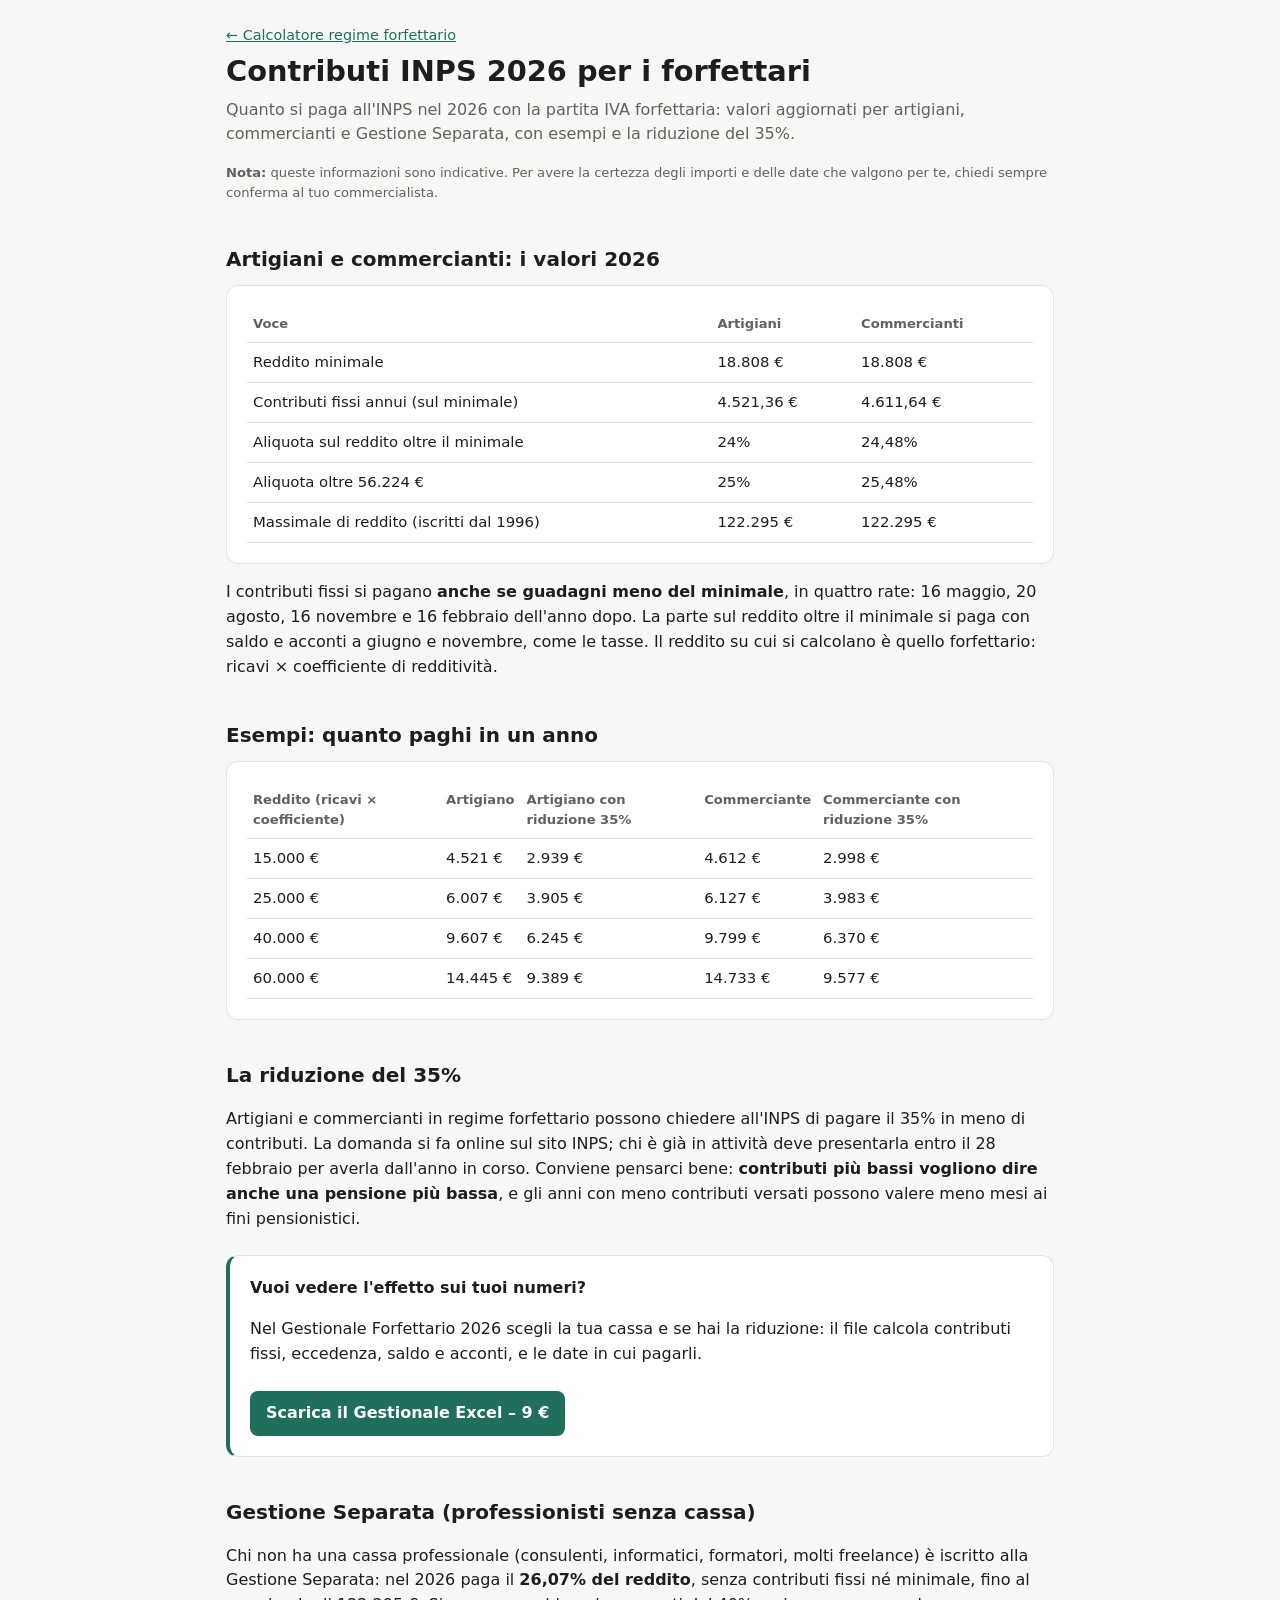
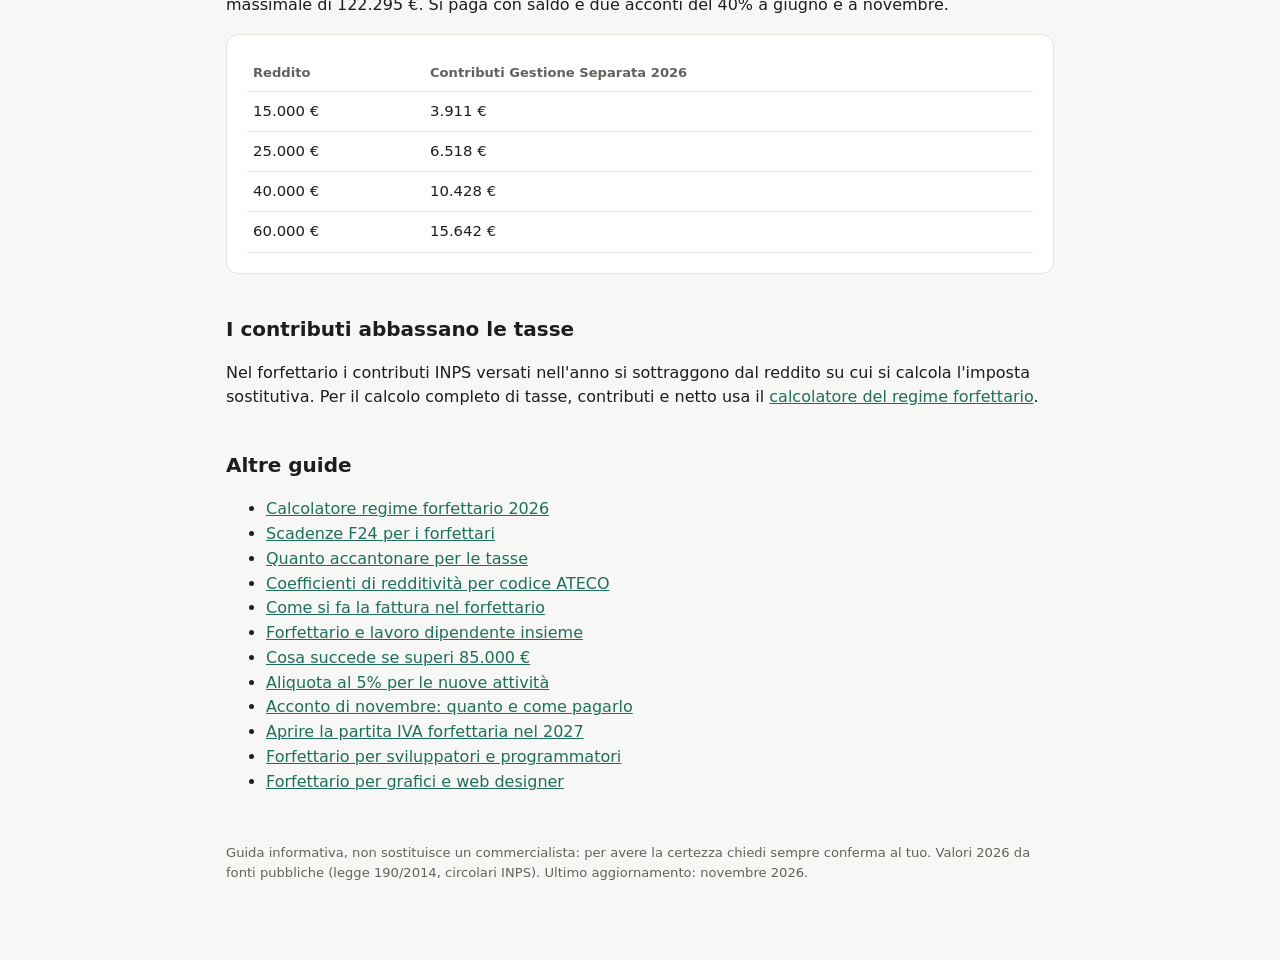
<file: contributi-inps-forfettario-2026.html>
<!doctype html>
<html lang="it">
<head>
<meta charset="utf-8">
<meta name="viewport" content="width=device-width, initial-scale=1">
<title>Contributi INPS 2026 per i forfettari: artigiani, commercianti e Gestione Separata</title>
<meta name="description" content="Quanto paghi di contributi INPS nel regime forfettario nel 2026: minimale 18.808 €, contributi fissi, aliquote, riduzione del 35% e Gestione Separata al 26,07%. Con esempi.">
<link rel="stylesheet" href="style.css">
<link rel="canonical" href="https://domdin89.github.io/forfettario/contributi-inps-forfettario-2026.html">
</head>
<body>
<main>
<nav><a href="./">← Calcolatore regime forfettario</a></nav>
<h1>Contributi INPS 2026 per i forfettari</h1>
<p class="lead">Quanto si paga all'INPS nel 2026 con la partita IVA forfettaria: valori aggiornati per artigiani, commercianti e Gestione Separata, con esempi e la riduzione del 35%.</p>
<p class="hint"><strong>Nota:</strong> queste informazioni sono indicative. Per avere la certezza degli importi e delle date che valgono per te, chiedi sempre conferma al tuo commercialista.</p>
<h2>Artigiani e commercianti: i valori 2026</h2>
<div class="card table">
<table>
<thead><tr><th>Voce</th><th>Artigiani</th><th>Commercianti</th></tr></thead>
<tbody>
<tr><td>Reddito minimale</td><td>18.808 €</td><td>18.808 €</td></tr>
<tr><td>Contributi fissi annui (sul minimale)</td><td>4.521,36 €</td><td>4.611,64 €</td></tr>
<tr><td>Aliquota sul reddito oltre il minimale</td><td>24%</td><td>24,48%</td></tr>
<tr><td>Aliquota oltre 56.224 €</td><td>25%</td><td>25,48%</td></tr>
<tr><td>Massimale di reddito (iscritti dal 1996)</td><td>122.295 €</td><td>122.295 €</td></tr>
</tbody>
</table>
</div>
<p>I contributi fissi si pagano <strong>anche se guadagni meno del minimale</strong>, in quattro rate: 16 maggio, 20 agosto, 16 novembre e 16 febbraio dell'anno dopo. La parte sul reddito oltre il minimale si paga con saldo e acconti a giugno e novembre, come le tasse. Il reddito su cui si calcolano è quello forfettario: ricavi × coefficiente di redditività.</p>

<h2>Esempi: quanto paghi in un anno</h2>
<div class="card table">
<table>
<thead><tr><th>Reddito (ricavi × coefficiente)</th><th>Artigiano</th><th>Artigiano con riduzione 35%</th><th>Commerciante</th><th>Commerciante con riduzione 35%</th></tr></thead>
<tbody>
<tr><td>15.000 €</td><td>4.521 €</td><td>2.939 €</td><td>4.612 €</td><td>2.998 €</td></tr>
<tr><td>25.000 €</td><td>6.007 €</td><td>3.905 €</td><td>6.127 €</td><td>3.983 €</td></tr>
<tr><td>40.000 €</td><td>9.607 €</td><td>6.245 €</td><td>9.799 €</td><td>6.370 €</td></tr>
<tr><td>60.000 €</td><td>14.445 €</td><td>9.389 €</td><td>14.733 €</td><td>9.577 €</td></tr>
</tbody>
</table>
</div>

<h2>La riduzione del 35%</h2>
<p>Artigiani e commercianti in regime forfettario possono chiedere all'INPS di pagare il 35% in meno di contributi. La domanda si fa online sul sito INPS; chi è già in attività deve presentarla entro il 28 febbraio per averla dall'anno in corso. Conviene pensarci bene: <strong>contributi più bassi vogliono dire anche una pensione più bassa</strong>, e gli anni con meno contributi versati possono valere meno mesi ai fini pensionistici.</p>

<div class="card cta">
  <strong>Vuoi vedere l'effetto sui tuoi numeri?</strong>
  <p>Nel Gestionale Forfettario 2026 scegli la tua cassa e se hai la riduzione: il file calcola contributi fissi, eccedenza, saldo e acconti, e le date in cui pagarli.</p>
  <a href="https://forfettariofacile.gumroad.com/l/gestionale-forfettario-2026">Scarica il Gestionale Excel – 9 €</a>
</div>

<h2>Gestione Separata (professionisti senza cassa)</h2>
<p>Chi non ha una cassa professionale (consulenti, informatici, formatori, molti freelance) è iscritto alla Gestione Separata: nel 2026 paga il <strong>26,07% del reddito</strong>, senza contributi fissi né minimale, fino al massimale di 122.295 €. Si paga con saldo e due acconti del 40% a giugno e a novembre.</p>
<div class="card table">
<table>
<thead><tr><th>Reddito</th><th>Contributi Gestione Separata 2026</th></tr></thead>
<tbody>
<tr><td>15.000 €</td><td>3.911 €</td></tr>
<tr><td>25.000 €</td><td>6.518 €</td></tr>
<tr><td>40.000 €</td><td>10.428 €</td></tr>
<tr><td>60.000 €</td><td>15.642 €</td></tr>
</tbody>
</table>
</div>

<h2>I contributi abbassano le tasse</h2>
<p>Nel forfettario i contributi INPS versati nell'anno si sottraggono dal reddito su cui si calcola l'imposta sostitutiva. Per il calcolo completo di tasse, contributi e netto usa il <a href="./">calcolatore del regime forfettario</a>.</p>

<h2>Altre guide</h2>
<ul>
<li><a href="./">Calcolatore regime forfettario 2026</a></li>
<li><a href="scadenze-f24-forfettario.html">Scadenze F24 per i forfettari</a></li>
<li><a href="quanto-accantonare-forfettario.html">Quanto accantonare per le tasse</a></li>
<li><a href="coefficienti-redditivita-ateco.html">Coefficienti di redditività per codice ATECO</a></li>
<li><a href="fattura-regime-forfettario.html">Come si fa la fattura nel forfettario</a></li>
<li><a href="forfettario-lavoro-dipendente.html">Forfettario e lavoro dipendente insieme</a></li>
<li><a href="superare-85000-euro-forfettario.html">Cosa succede se superi 85.000 €</a></li>
<li><a href="aliquota-5-per-cento-forfettario.html">Aliquota al 5% per le nuove attività</a></li>
<li><a href="acconto-novembre-forfettario.html">Acconto di novembre: quanto e come pagarlo</a></li>
<li><a href="aprire-partita-iva-forfettaria-2027.html">Aprire la partita IVA forfettaria nel 2027</a></li>
<li><a href="forfettario-sviluppatore-software.html">Forfettario per sviluppatori e programmatori</a></li>
<li><a href="forfettario-grafico-web-designer.html">Forfettario per grafici e web designer</a></li>
</ul>

<footer>
<p>Guida informativa, non sostituisce un commercialista: per avere la certezza chiedi sempre conferma al tuo. Valori 2026 da fonti pubbliche (legge 190/2014, circolari INPS). Ultimo aggiornamento: novembre 2026.</p>
</footer>
</main>
<script data-goatcounter="https://forfettariofacile.goatcounter.com/count" async src="https://gc.zgo.at/count.js"></script>
</body>
</html>
</file>
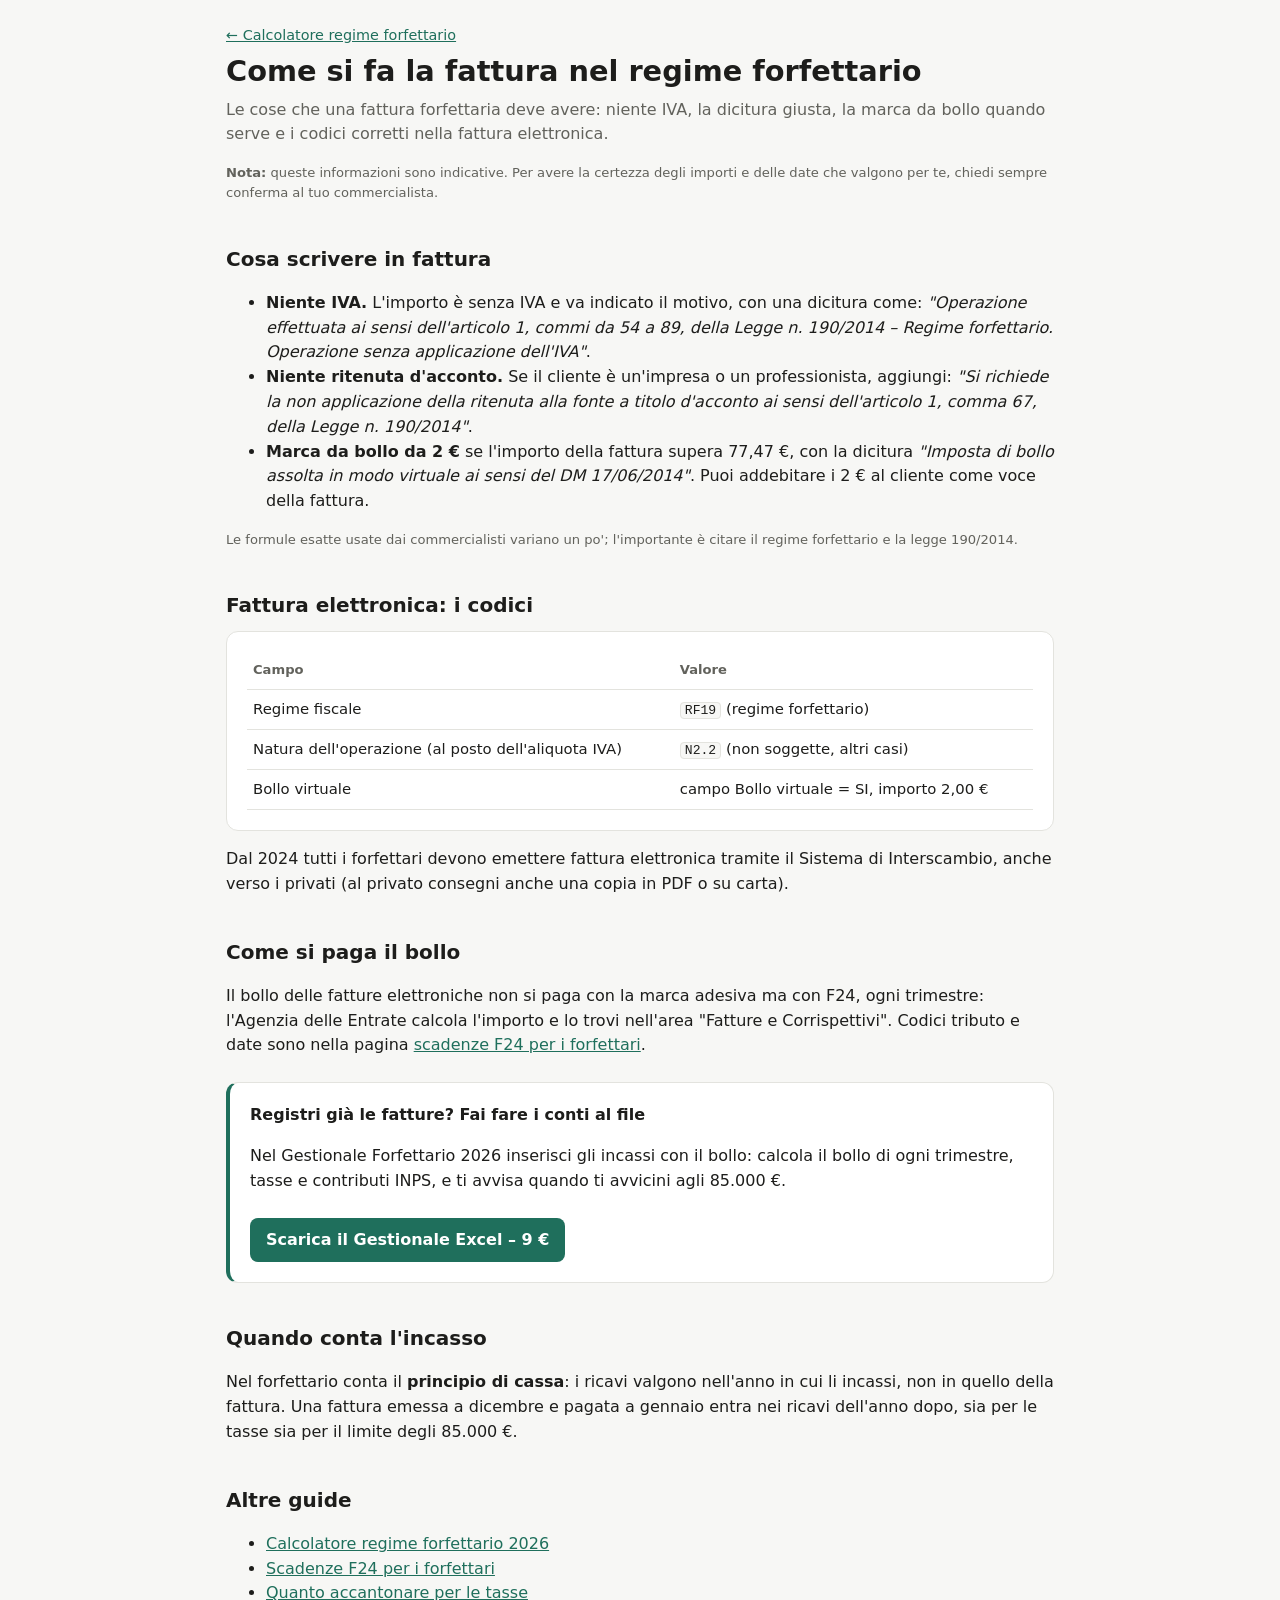
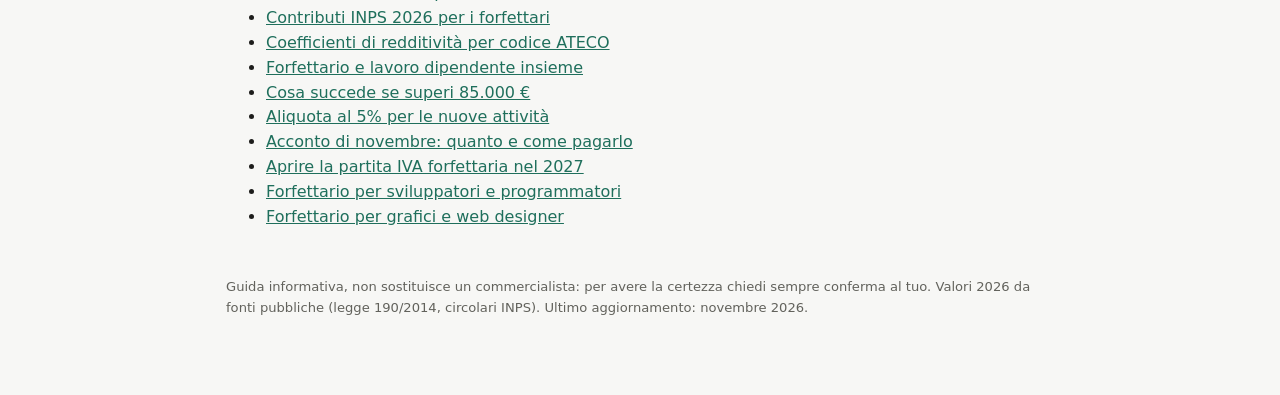
<file: fattura-regime-forfettario.html>
<!doctype html>
<html lang="it">
<head>
<meta charset="utf-8">
<meta name="viewport" content="width=device-width, initial-scale=1">
<title>Fattura nel regime forfettario: diciture, bollo e codici (2026)</title>
<meta name="description" content="Come si fa una fattura elettronica nel regime forfettario: dicitura senza IVA, niente ritenuta d'acconto, marca da bollo da 2 € sopra 77,47 €, codici RF19 e N2.2.">
<link rel="stylesheet" href="style.css">
<link rel="canonical" href="https://domdin89.github.io/forfettario/fattura-regime-forfettario.html">
</head>
<body>
<main>
<nav><a href="./">← Calcolatore regime forfettario</a></nav>
<h1>Come si fa la fattura nel regime forfettario</h1>
<p class="lead">Le cose che una fattura forfettaria deve avere: niente IVA, la dicitura giusta, la marca da bollo quando serve e i codici corretti nella fattura elettronica.</p>
<p class="hint"><strong>Nota:</strong> queste informazioni sono indicative. Per avere la certezza degli importi e delle date che valgono per te, chiedi sempre conferma al tuo commercialista.</p>
<h2>Cosa scrivere in fattura</h2>
<ul>
<li><strong>Niente IVA.</strong> L'importo è senza IVA e va indicato il motivo, con una dicitura come: <em>"Operazione effettuata ai sensi dell'articolo 1, commi da 54 a 89, della Legge n. 190/2014 – Regime forfettario. Operazione senza applicazione dell'IVA"</em>.</li>
<li><strong>Niente ritenuta d'acconto.</strong> Se il cliente è un'impresa o un professionista, aggiungi: <em>"Si richiede la non applicazione della ritenuta alla fonte a titolo d'acconto ai sensi dell'articolo 1, comma 67, della Legge n. 190/2014"</em>.</li>
<li><strong>Marca da bollo da 2 €</strong> se l'importo della fattura supera 77,47 €, con la dicitura <em>"Imposta di bollo assolta in modo virtuale ai sensi del DM 17/06/2014"</em>. Puoi addebitare i 2 € al cliente come voce della fattura.</li>
</ul>
<p class="hint">Le formule esatte usate dai commercialisti variano un po'; l'importante è citare il regime forfettario e la legge 190/2014.</p>

<h2>Fattura elettronica: i codici</h2>
<div class="card table">
<table>
<thead><tr><th>Campo</th><th>Valore</th></tr></thead>
<tbody>
<tr><td>Regime fiscale</td><td><code>RF19</code> (regime forfettario)</td></tr>
<tr><td>Natura dell'operazione (al posto dell'aliquota IVA)</td><td><code>N2.2</code> (non soggette, altri casi)</td></tr>
<tr><td>Bollo virtuale</td><td>campo Bollo virtuale = SI, importo 2,00 €</td></tr>
</tbody>
</table>
</div>
<p>Dal 2024 tutti i forfettari devono emettere fattura elettronica tramite il Sistema di Interscambio, anche verso i privati (al privato consegni anche una copia in PDF o su carta).</p>

<h2>Come si paga il bollo</h2>
<p>Il bollo delle fatture elettroniche non si paga con la marca adesiva ma con F24, ogni trimestre: l'Agenzia delle Entrate calcola l'importo e lo trovi nell'area "Fatture e Corrispettivi". Codici tributo e date sono nella pagina <a href="scadenze-f24-forfettario.html">scadenze F24 per i forfettari</a>.</p>

<div class="card cta">
  <strong>Registri già le fatture? Fai fare i conti al file</strong>
  <p>Nel Gestionale Forfettario 2026 inserisci gli incassi con il bollo: calcola il bollo di ogni trimestre, tasse e contributi INPS, e ti avvisa quando ti avvicini agli 85.000 €.</p>
  <a href="https://forfettariofacile.gumroad.com/l/gestionale-forfettario-2026">Scarica il Gestionale Excel – 9 €</a>
</div>

<h2>Quando conta l'incasso</h2>
<p>Nel forfettario conta il <strong>principio di cassa</strong>: i ricavi valgono nell'anno in cui li incassi, non in quello della fattura. Una fattura emessa a dicembre e pagata a gennaio entra nei ricavi dell'anno dopo, sia per le tasse sia per il limite degli 85.000 €.</p>

<h2>Altre guide</h2>
<ul>
<li><a href="./">Calcolatore regime forfettario 2026</a></li>
<li><a href="scadenze-f24-forfettario.html">Scadenze F24 per i forfettari</a></li>
<li><a href="quanto-accantonare-forfettario.html">Quanto accantonare per le tasse</a></li>
<li><a href="contributi-inps-forfettario-2026.html">Contributi INPS 2026 per i forfettari</a></li>
<li><a href="coefficienti-redditivita-ateco.html">Coefficienti di redditività per codice ATECO</a></li>
<li><a href="forfettario-lavoro-dipendente.html">Forfettario e lavoro dipendente insieme</a></li>
<li><a href="superare-85000-euro-forfettario.html">Cosa succede se superi 85.000 €</a></li>
<li><a href="aliquota-5-per-cento-forfettario.html">Aliquota al 5% per le nuove attività</a></li>
<li><a href="acconto-novembre-forfettario.html">Acconto di novembre: quanto e come pagarlo</a></li>
<li><a href="aprire-partita-iva-forfettaria-2027.html">Aprire la partita IVA forfettaria nel 2027</a></li>
<li><a href="forfettario-sviluppatore-software.html">Forfettario per sviluppatori e programmatori</a></li>
<li><a href="forfettario-grafico-web-designer.html">Forfettario per grafici e web designer</a></li>
</ul>

<footer>
<p>Guida informativa, non sostituisce un commercialista: per avere la certezza chiedi sempre conferma al tuo. Valori 2026 da fonti pubbliche (legge 190/2014, circolari INPS). Ultimo aggiornamento: novembre 2026.</p>
</footer>
</main>
<script data-goatcounter="https://forfettariofacile.goatcounter.com/count" async src="https://gc.zgo.at/count.js"></script>
</body>
</html>
</file>
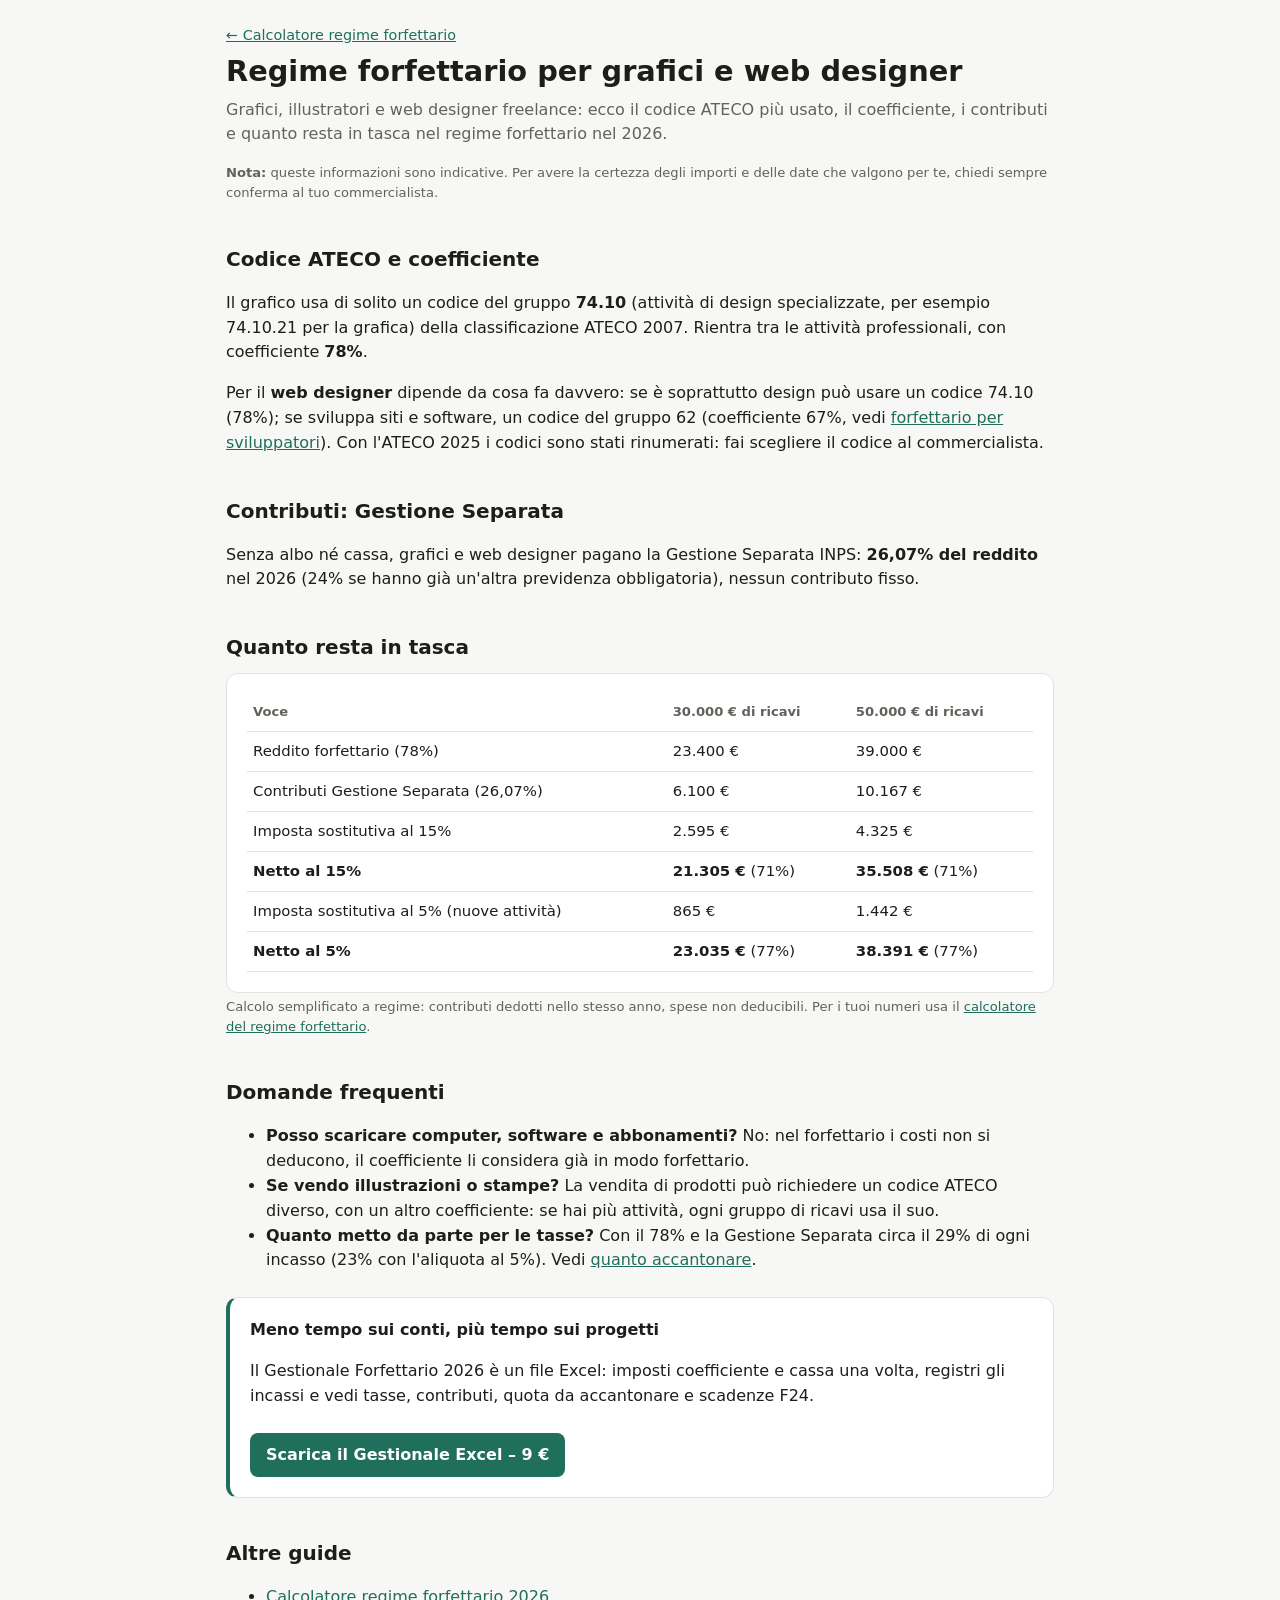
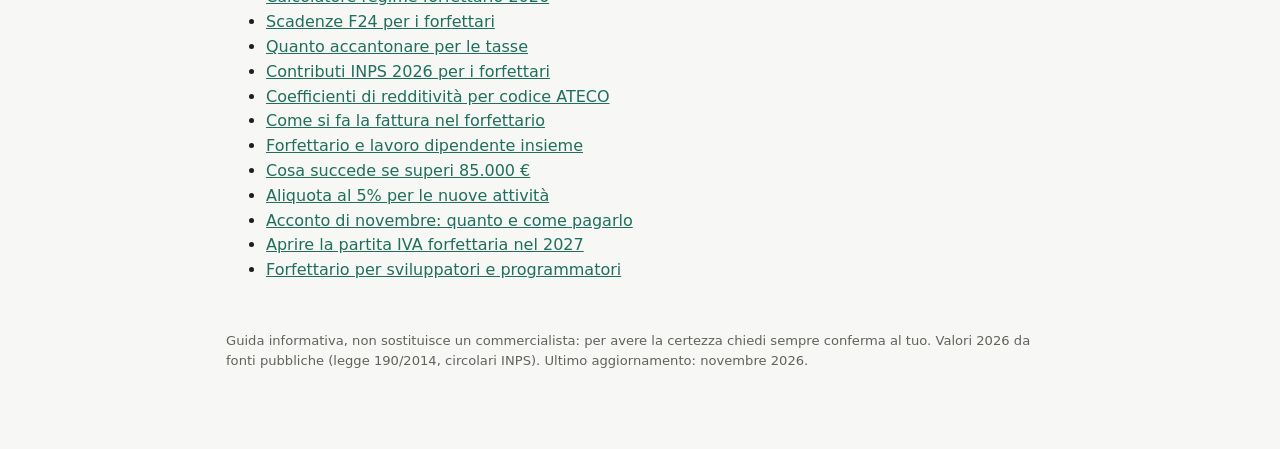
<file: forfettario-grafico-web-designer.html>
<!doctype html>
<html lang="it">
<head>
<meta charset="utf-8">
<meta name="viewport" content="width=device-width, initial-scale=1">
<title>Regime forfettario per grafici e web designer: tasse e netto 2026</title>
<meta name="description" content="Quanto paga di tasse un grafico o web designer in regime forfettario nel 2026: codice ATECO 74.10, coefficiente 78%, Gestione Separata 26,07%, esempi di netto a 30.000 e 50.000 €.">
<link rel="stylesheet" href="style.css">
<link rel="canonical" href="https://domdin89.github.io/forfettario/forfettario-grafico-web-designer.html">
</head>
<body>
<main>
<nav><a href="./">← Calcolatore regime forfettario</a></nav>
<h1>Regime forfettario per grafici e web designer</h1>
<p class="lead">Grafici, illustratori e web designer freelance: ecco il codice ATECO più usato, il coefficiente, i contributi e quanto resta in tasca nel regime forfettario nel 2026.</p>
<p class="hint"><strong>Nota:</strong> queste informazioni sono indicative. Per avere la certezza degli importi e delle date che valgono per te, chiedi sempre conferma al tuo commercialista.</p>
<h2>Codice ATECO e coefficiente</h2>
<p>Il grafico usa di solito un codice del gruppo <strong>74.10</strong> (attività di design specializzate, per esempio 74.10.21 per la grafica) della classificazione ATECO 2007. Rientra tra le attività professionali, con coefficiente <strong>78%</strong>.</p>
<p>Per il <strong>web designer</strong> dipende da cosa fa davvero: se è soprattutto design può usare un codice 74.10 (78%); se sviluppa siti e software, un codice del gruppo 62 (coefficiente 67%, vedi <a href="forfettario-sviluppatore-software.html">forfettario per sviluppatori</a>). Con l'ATECO 2025 i codici sono stati rinumerati: fai scegliere il codice al commercialista.</p>

<h2>Contributi: Gestione Separata</h2>
<p>Senza albo né cassa, grafici e web designer pagano la Gestione Separata INPS: <strong>26,07% del reddito</strong> nel 2026 (24% se hanno già un'altra previdenza obbligatoria), nessun contributo fisso.</p>

<h2>Quanto resta in tasca</h2>
<div class="card table">
<table>
<thead><tr><th>Voce</th><th>30.000 € di ricavi</th><th>50.000 € di ricavi</th></tr></thead>
<tbody>
<tr><td>Reddito forfettario (78%)</td><td>23.400 €</td><td>39.000 €</td></tr>
<tr><td>Contributi Gestione Separata (26,07%)</td><td>6.100 €</td><td>10.167 €</td></tr>
<tr><td>Imposta sostitutiva al 15%</td><td>2.595 €</td><td>4.325 €</td></tr>
<tr><td><strong>Netto al 15%</strong></td><td><strong>21.305 €</strong> (71%)</td><td><strong>35.508 €</strong> (71%)</td></tr>
<tr><td>Imposta sostitutiva al 5% (nuove attività)</td><td>865 €</td><td>1.442 €</td></tr>
<tr><td><strong>Netto al 5%</strong></td><td><strong>23.035 €</strong> (77%)</td><td><strong>38.391 €</strong> (77%)</td></tr>
</tbody>
</table>
</div>
<p class="hint">Calcolo semplificato a regime: contributi dedotti nello stesso anno, spese non deducibili. Per i tuoi numeri usa il <a href="./">calcolatore del regime forfettario</a>.</p>

<h2>Domande frequenti</h2>
<ul>
<li><strong>Posso scaricare computer, software e abbonamenti?</strong> No: nel forfettario i costi non si deducono, il coefficiente li considera già in modo forfettario.</li>
<li><strong>Se vendo illustrazioni o stampe?</strong> La vendita di prodotti può richiedere un codice ATECO diverso, con un altro coefficiente: se hai più attività, ogni gruppo di ricavi usa il suo.</li>
<li><strong>Quanto metto da parte per le tasse?</strong> Con il 78% e la Gestione Separata circa il 29% di ogni incasso (23% con l'aliquota al 5%). Vedi <a href="quanto-accantonare-forfettario.html">quanto accantonare</a>.</li>
</ul>

<div class="card cta">
  <strong>Meno tempo sui conti, più tempo sui progetti</strong>
  <p>Il Gestionale Forfettario 2026 è un file Excel: imposti coefficiente e cassa una volta, registri gli incassi e vedi tasse, contributi, quota da accantonare e scadenze F24.</p>
  <a href="https://forfettariofacile.gumroad.com/l/gestionale-forfettario-2026">Scarica il Gestionale Excel – 9 €</a>
</div>

<h2>Altre guide</h2>
<ul>
<li><a href="./">Calcolatore regime forfettario 2026</a></li>
<li><a href="scadenze-f24-forfettario.html">Scadenze F24 per i forfettari</a></li>
<li><a href="quanto-accantonare-forfettario.html">Quanto accantonare per le tasse</a></li>
<li><a href="contributi-inps-forfettario-2026.html">Contributi INPS 2026 per i forfettari</a></li>
<li><a href="coefficienti-redditivita-ateco.html">Coefficienti di redditività per codice ATECO</a></li>
<li><a href="fattura-regime-forfettario.html">Come si fa la fattura nel forfettario</a></li>
<li><a href="forfettario-lavoro-dipendente.html">Forfettario e lavoro dipendente insieme</a></li>
<li><a href="superare-85000-euro-forfettario.html">Cosa succede se superi 85.000 €</a></li>
<li><a href="aliquota-5-per-cento-forfettario.html">Aliquota al 5% per le nuove attività</a></li>
<li><a href="acconto-novembre-forfettario.html">Acconto di novembre: quanto e come pagarlo</a></li>
<li><a href="aprire-partita-iva-forfettaria-2027.html">Aprire la partita IVA forfettaria nel 2027</a></li>
<li><a href="forfettario-sviluppatore-software.html">Forfettario per sviluppatori e programmatori</a></li>
</ul>

<footer>
<p>Guida informativa, non sostituisce un commercialista: per avere la certezza chiedi sempre conferma al tuo. Valori 2026 da fonti pubbliche (legge 190/2014, circolari INPS). Ultimo aggiornamento: novembre 2026.</p>
</footer>
</main>
<script data-goatcounter="https://forfettariofacile.goatcounter.com/count" async src="https://gc.zgo.at/count.js"></script>
</body>
</html>
</file>
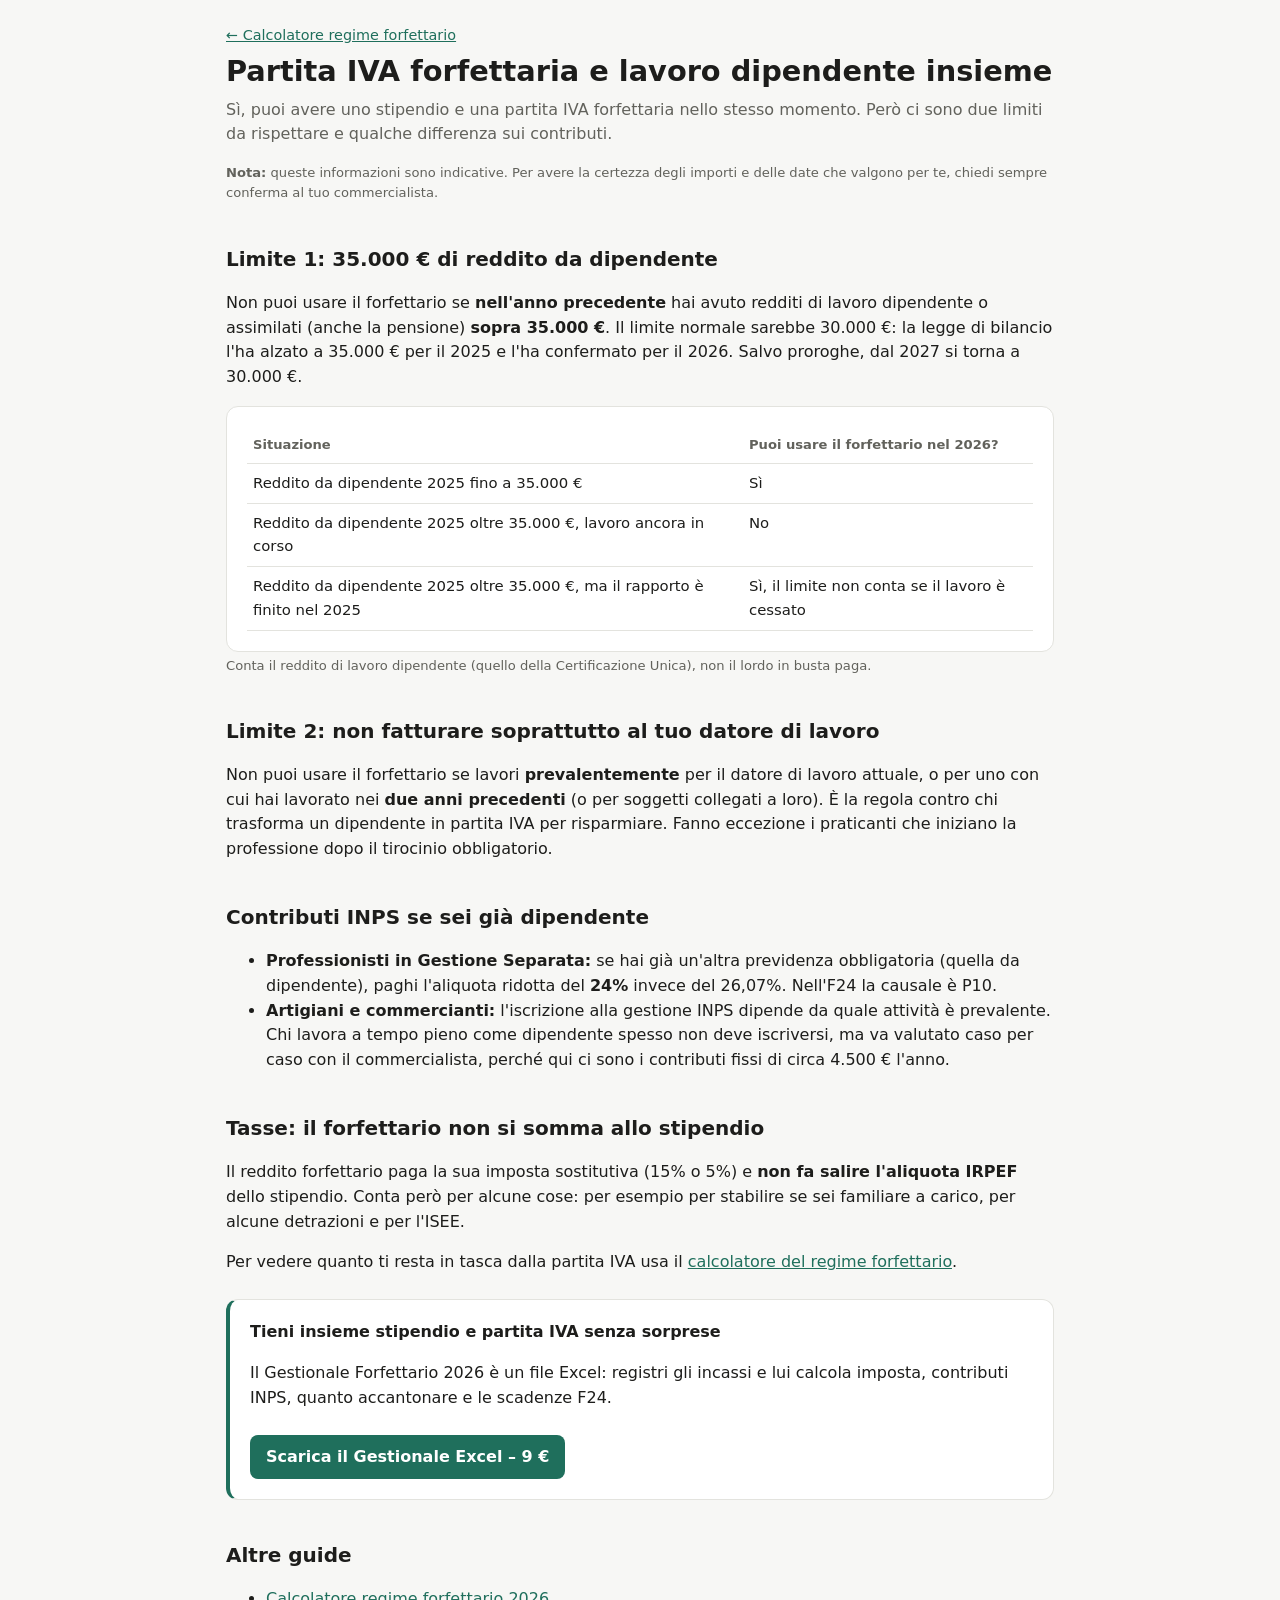
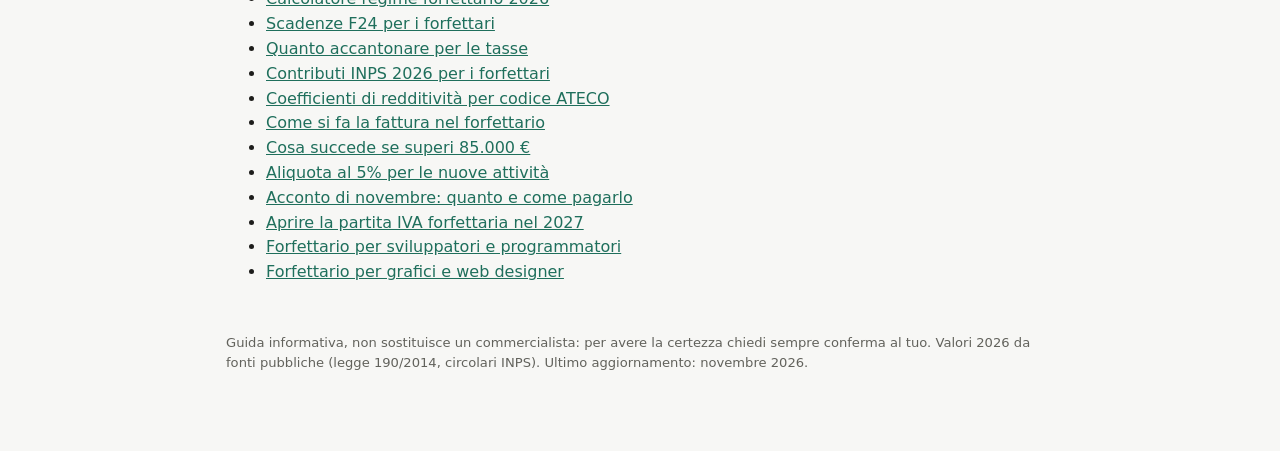
<file: forfettario-lavoro-dipendente.html>
<!doctype html>
<html lang="it">
<head>
<meta charset="utf-8">
<meta name="viewport" content="width=device-width, initial-scale=1">
<title>Forfettario e lavoro dipendente insieme: limite 35.000 € nel 2026</title>
<meta name="description" content="Si può aprire la partita IVA forfettaria se sei già dipendente? Limite di 35.000 € di reddito da lavoro dipendente nel 2026, divieto di fatturare all'ex datore e contributi INPS.">
<link rel="stylesheet" href="style.css">
<link rel="canonical" href="https://domdin89.github.io/forfettario/forfettario-lavoro-dipendente.html">
</head>
<body>
<main>
<nav><a href="./">← Calcolatore regime forfettario</a></nav>
<h1>Partita IVA forfettaria e lavoro dipendente insieme</h1>
<p class="lead">Sì, puoi avere uno stipendio e una partita IVA forfettaria nello stesso momento. Però ci sono due limiti da rispettare e qualche differenza sui contributi.</p>
<p class="hint"><strong>Nota:</strong> queste informazioni sono indicative. Per avere la certezza degli importi e delle date che valgono per te, chiedi sempre conferma al tuo commercialista.</p>
<h2>Limite 1: 35.000 € di reddito da dipendente</h2>
<p>Non puoi usare il forfettario se <strong>nell'anno precedente</strong> hai avuto redditi di lavoro dipendente o assimilati (anche la pensione) <strong>sopra 35.000 €</strong>. Il limite normale sarebbe 30.000 €: la legge di bilancio l'ha alzato a 35.000 € per il 2025 e l'ha confermato per il 2026. Salvo proroghe, dal 2027 si torna a 30.000 €.</p>
<div class="card table">
<table>
<thead><tr><th>Situazione</th><th>Puoi usare il forfettario nel 2026?</th></tr></thead>
<tbody>
<tr><td>Reddito da dipendente 2025 fino a 35.000 €</td><td>Sì</td></tr>
<tr><td>Reddito da dipendente 2025 oltre 35.000 €, lavoro ancora in corso</td><td>No</td></tr>
<tr><td>Reddito da dipendente 2025 oltre 35.000 €, ma il rapporto è finito nel 2025</td><td>Sì, il limite non conta se il lavoro è cessato</td></tr>
</tbody>
</table>
</div>
<p class="hint">Conta il reddito di lavoro dipendente (quello della Certificazione Unica), non il lordo in busta paga.</p>

<h2>Limite 2: non fatturare soprattutto al tuo datore di lavoro</h2>
<p>Non puoi usare il forfettario se lavori <strong>prevalentemente</strong> per il datore di lavoro attuale, o per uno con cui hai lavorato nei <strong>due anni precedenti</strong> (o per soggetti collegati a loro). È la regola contro chi trasforma un dipendente in partita IVA per risparmiare. Fanno eccezione i praticanti che iniziano la professione dopo il tirocinio obbligatorio.</p>

<h2>Contributi INPS se sei già dipendente</h2>
<ul>
<li><strong>Professionisti in Gestione Separata:</strong> se hai già un'altra previdenza obbligatoria (quella da dipendente), paghi l'aliquota ridotta del <strong>24%</strong> invece del 26,07%. Nell'F24 la causale è P10.</li>
<li><strong>Artigiani e commercianti:</strong> l'iscrizione alla gestione INPS dipende da quale attività è prevalente. Chi lavora a tempo pieno come dipendente spesso non deve iscriversi, ma va valutato caso per caso con il commercialista, perché qui ci sono i contributi fissi di circa 4.500 € l'anno.</li>
</ul>

<h2>Tasse: il forfettario non si somma allo stipendio</h2>
<p>Il reddito forfettario paga la sua imposta sostitutiva (15% o 5%) e <strong>non fa salire l'aliquota IRPEF</strong> dello stipendio. Conta però per alcune cose: per esempio per stabilire se sei familiare a carico, per alcune detrazioni e per l'ISEE.</p>
<p>Per vedere quanto ti resta in tasca dalla partita IVA usa il <a href="./">calcolatore del regime forfettario</a>.</p>

<div class="card cta">
  <strong>Tieni insieme stipendio e partita IVA senza sorprese</strong>
  <p>Il Gestionale Forfettario 2026 è un file Excel: registri gli incassi e lui calcola imposta, contributi INPS, quanto accantonare e le scadenze F24.</p>
  <a href="https://forfettariofacile.gumroad.com/l/gestionale-forfettario-2026">Scarica il Gestionale Excel – 9 €</a>
</div>

<h2>Altre guide</h2>
<ul>
<li><a href="./">Calcolatore regime forfettario 2026</a></li>
<li><a href="scadenze-f24-forfettario.html">Scadenze F24 per i forfettari</a></li>
<li><a href="quanto-accantonare-forfettario.html">Quanto accantonare per le tasse</a></li>
<li><a href="contributi-inps-forfettario-2026.html">Contributi INPS 2026 per i forfettari</a></li>
<li><a href="coefficienti-redditivita-ateco.html">Coefficienti di redditività per codice ATECO</a></li>
<li><a href="fattura-regime-forfettario.html">Come si fa la fattura nel forfettario</a></li>
<li><a href="superare-85000-euro-forfettario.html">Cosa succede se superi 85.000 €</a></li>
<li><a href="aliquota-5-per-cento-forfettario.html">Aliquota al 5% per le nuove attività</a></li>
<li><a href="acconto-novembre-forfettario.html">Acconto di novembre: quanto e come pagarlo</a></li>
<li><a href="aprire-partita-iva-forfettaria-2027.html">Aprire la partita IVA forfettaria nel 2027</a></li>
<li><a href="forfettario-sviluppatore-software.html">Forfettario per sviluppatori e programmatori</a></li>
<li><a href="forfettario-grafico-web-designer.html">Forfettario per grafici e web designer</a></li>
</ul>

<footer>
<p>Guida informativa, non sostituisce un commercialista: per avere la certezza chiedi sempre conferma al tuo. Valori 2026 da fonti pubbliche (legge 190/2014, circolari INPS). Ultimo aggiornamento: novembre 2026.</p>
</footer>
</main>
<script data-goatcounter="https://forfettariofacile.goatcounter.com/count" async src="https://gc.zgo.at/count.js"></script>
</body>
</html>
</file>
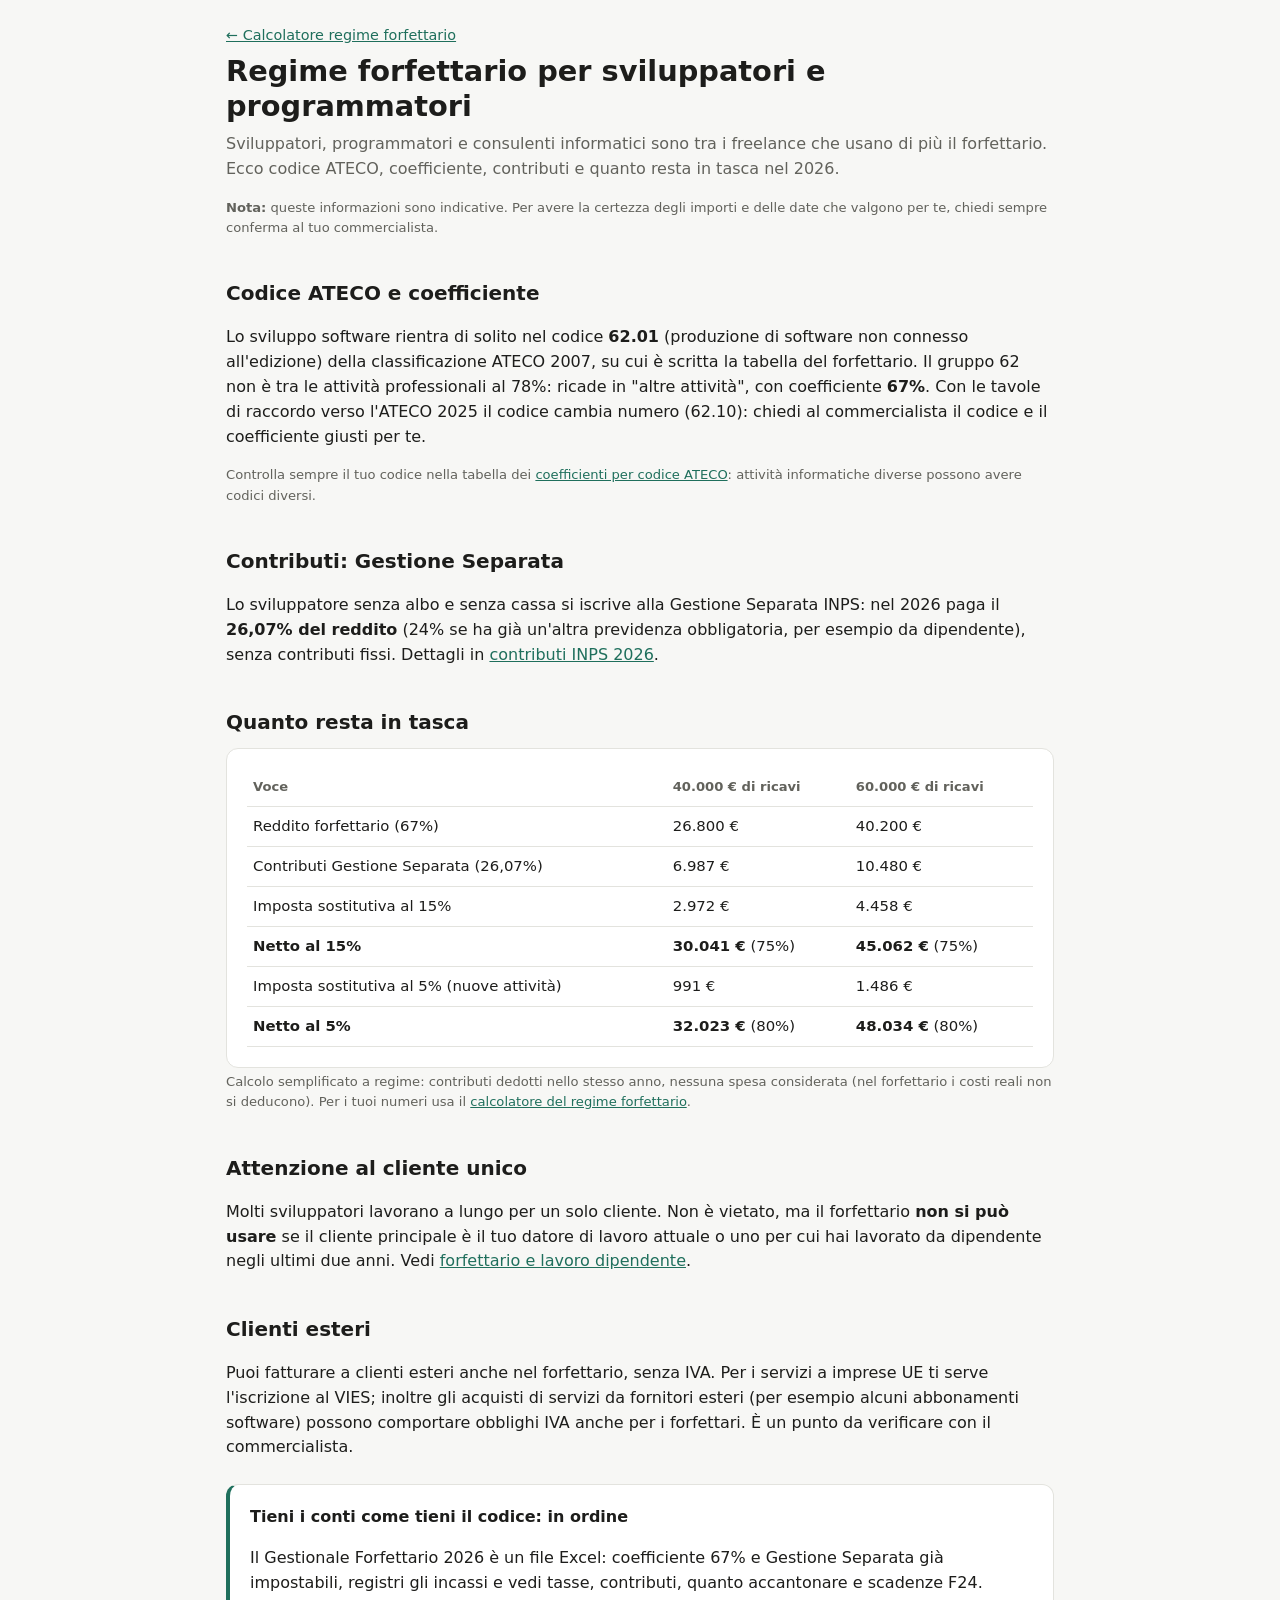
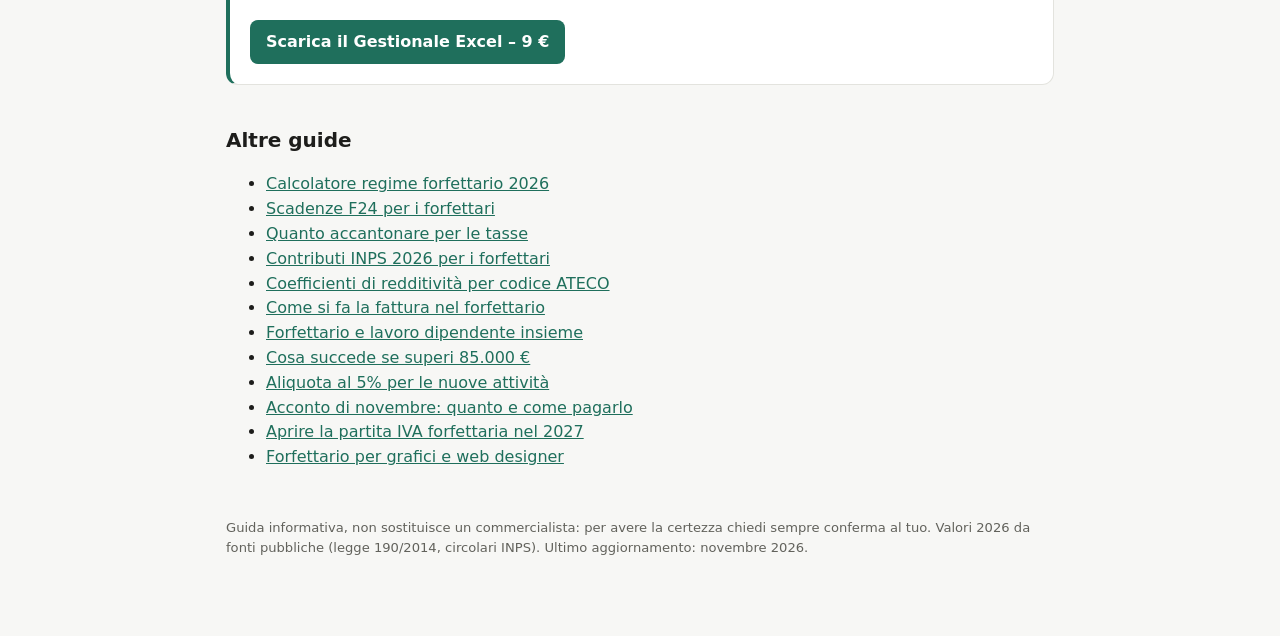
<file: forfettario-sviluppatore-software.html>
<!doctype html>
<html lang="it">
<head>
<meta charset="utf-8">
<meta name="viewport" content="width=device-width, initial-scale=1">
<title>Regime forfettario per sviluppatori software: tasse, contributi e netto 2026</title>
<meta name="description" content="Quanto paga di tasse uno sviluppatore software o programmatore in regime forfettario nel 2026: codice ATECO, coefficiente 67%, Gestione Separata 26,07%, esempi di netto a 40.000 e 60.000 €.">
<link rel="stylesheet" href="style.css">
<link rel="canonical" href="https://domdin89.github.io/forfettario/forfettario-sviluppatore-software.html">
</head>
<body>
<main>
<nav><a href="./">← Calcolatore regime forfettario</a></nav>
<h1>Regime forfettario per sviluppatori e programmatori</h1>
<p class="lead">Sviluppatori, programmatori e consulenti informatici sono tra i freelance che usano di più il forfettario. Ecco codice ATECO, coefficiente, contributi e quanto resta in tasca nel 2026.</p>
<p class="hint"><strong>Nota:</strong> queste informazioni sono indicative. Per avere la certezza degli importi e delle date che valgono per te, chiedi sempre conferma al tuo commercialista.</p>
<h2>Codice ATECO e coefficiente</h2>
<p>Lo sviluppo software rientra di solito nel codice <strong>62.01</strong> (produzione di software non connesso all'edizione) della classificazione ATECO 2007, su cui è scritta la tabella del forfettario. Il gruppo 62 non è tra le attività professionali al 78%: ricade in "altre attività", con coefficiente <strong>67%</strong>. Con le tavole di raccordo verso l'ATECO 2025 il codice cambia numero (62.10): chiedi al commercialista il codice e il coefficiente giusti per te.</p>
<p class="hint">Controlla sempre il tuo codice nella tabella dei <a href="coefficienti-redditivita-ateco.html">coefficienti per codice ATECO</a>: attività informatiche diverse possono avere codici diversi.</p>

<h2>Contributi: Gestione Separata</h2>
<p>Lo sviluppatore senza albo e senza cassa si iscrive alla Gestione Separata INPS: nel 2026 paga il <strong>26,07% del reddito</strong> (24% se ha già un'altra previdenza obbligatoria, per esempio da dipendente), senza contributi fissi. Dettagli in <a href="contributi-inps-forfettario-2026.html">contributi INPS 2026</a>.</p>

<h2>Quanto resta in tasca</h2>
<div class="card table">
<table>
<thead><tr><th>Voce</th><th>40.000 € di ricavi</th><th>60.000 € di ricavi</th></tr></thead>
<tbody>
<tr><td>Reddito forfettario (67%)</td><td>26.800 €</td><td>40.200 €</td></tr>
<tr><td>Contributi Gestione Separata (26,07%)</td><td>6.987 €</td><td>10.480 €</td></tr>
<tr><td>Imposta sostitutiva al 15%</td><td>2.972 €</td><td>4.458 €</td></tr>
<tr><td><strong>Netto al 15%</strong></td><td><strong>30.041 €</strong> (75%)</td><td><strong>45.062 €</strong> (75%)</td></tr>
<tr><td>Imposta sostitutiva al 5% (nuove attività)</td><td>991 €</td><td>1.486 €</td></tr>
<tr><td><strong>Netto al 5%</strong></td><td><strong>32.023 €</strong> (80%)</td><td><strong>48.034 €</strong> (80%)</td></tr>
</tbody>
</table>
</div>
<p class="hint">Calcolo semplificato a regime: contributi dedotti nello stesso anno, nessuna spesa considerata (nel forfettario i costi reali non si deducono). Per i tuoi numeri usa il <a href="./">calcolatore del regime forfettario</a>.</p>

<h2>Attenzione al cliente unico</h2>
<p>Molti sviluppatori lavorano a lungo per un solo cliente. Non è vietato, ma il forfettario <strong>non si può usare</strong> se il cliente principale è il tuo datore di lavoro attuale o uno per cui hai lavorato da dipendente negli ultimi due anni. Vedi <a href="forfettario-lavoro-dipendente.html">forfettario e lavoro dipendente</a>.</p>

<h2>Clienti esteri</h2>
<p>Puoi fatturare a clienti esteri anche nel forfettario, senza IVA. Per i servizi a imprese UE ti serve l'iscrizione al VIES; inoltre gli acquisti di servizi da fornitori esteri (per esempio alcuni abbonamenti software) possono comportare obblighi IVA anche per i forfettari. È un punto da verificare con il commercialista.</p>

<div class="card cta">
  <strong>Tieni i conti come tieni il codice: in ordine</strong>
  <p>Il Gestionale Forfettario 2026 è un file Excel: coefficiente 67% e Gestione Separata già impostabili, registri gli incassi e vedi tasse, contributi, quanto accantonare e scadenze F24.</p>
  <a href="https://forfettariofacile.gumroad.com/l/gestionale-forfettario-2026">Scarica il Gestionale Excel – 9 €</a>
</div>

<h2>Altre guide</h2>
<ul>
<li><a href="./">Calcolatore regime forfettario 2026</a></li>
<li><a href="scadenze-f24-forfettario.html">Scadenze F24 per i forfettari</a></li>
<li><a href="quanto-accantonare-forfettario.html">Quanto accantonare per le tasse</a></li>
<li><a href="contributi-inps-forfettario-2026.html">Contributi INPS 2026 per i forfettari</a></li>
<li><a href="coefficienti-redditivita-ateco.html">Coefficienti di redditività per codice ATECO</a></li>
<li><a href="fattura-regime-forfettario.html">Come si fa la fattura nel forfettario</a></li>
<li><a href="forfettario-lavoro-dipendente.html">Forfettario e lavoro dipendente insieme</a></li>
<li><a href="superare-85000-euro-forfettario.html">Cosa succede se superi 85.000 €</a></li>
<li><a href="aliquota-5-per-cento-forfettario.html">Aliquota al 5% per le nuove attività</a></li>
<li><a href="acconto-novembre-forfettario.html">Acconto di novembre: quanto e come pagarlo</a></li>
<li><a href="aprire-partita-iva-forfettaria-2027.html">Aprire la partita IVA forfettaria nel 2027</a></li>
<li><a href="forfettario-grafico-web-designer.html">Forfettario per grafici e web designer</a></li>
</ul>

<footer>
<p>Guida informativa, non sostituisce un commercialista: per avere la certezza chiedi sempre conferma al tuo. Valori 2026 da fonti pubbliche (legge 190/2014, circolari INPS). Ultimo aggiornamento: novembre 2026.</p>
</footer>
</main>
<script data-goatcounter="https://forfettariofacile.goatcounter.com/count" async src="https://gc.zgo.at/count.js"></script>
</body>
</html>
</file>
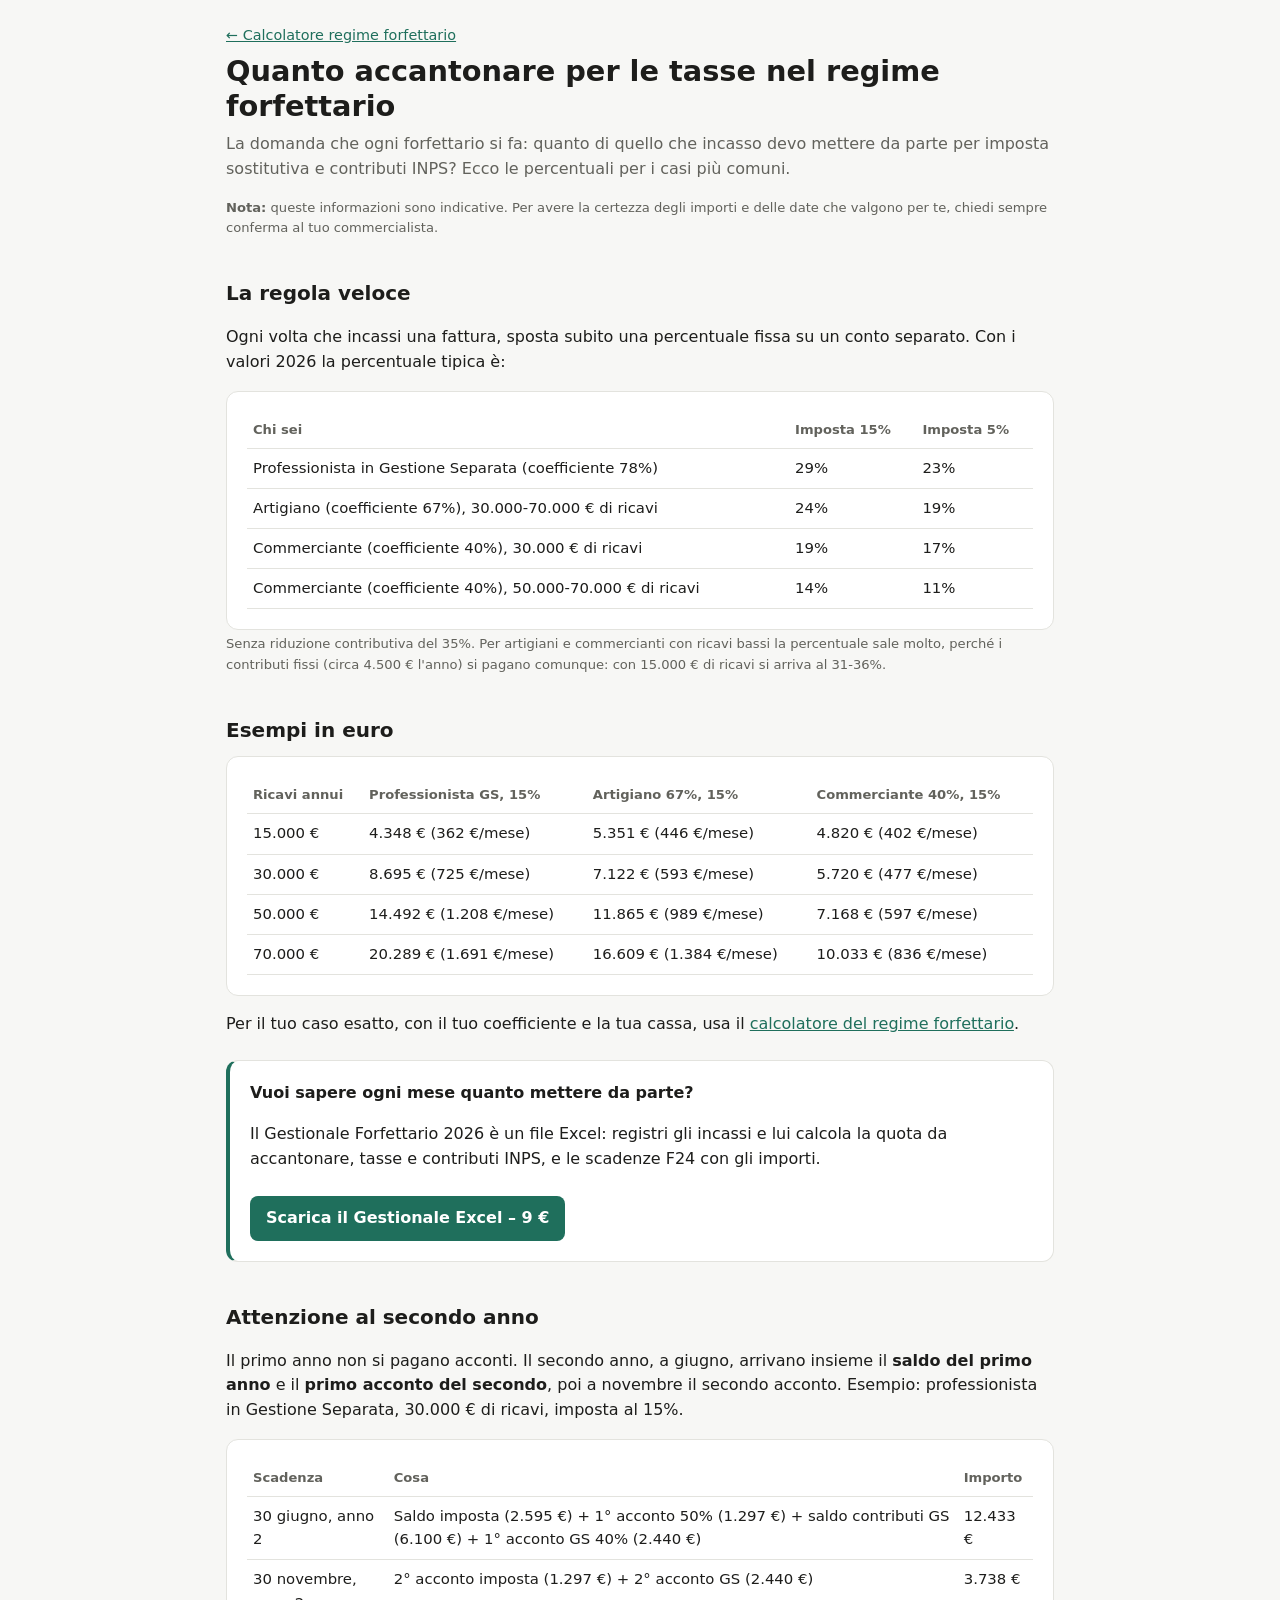
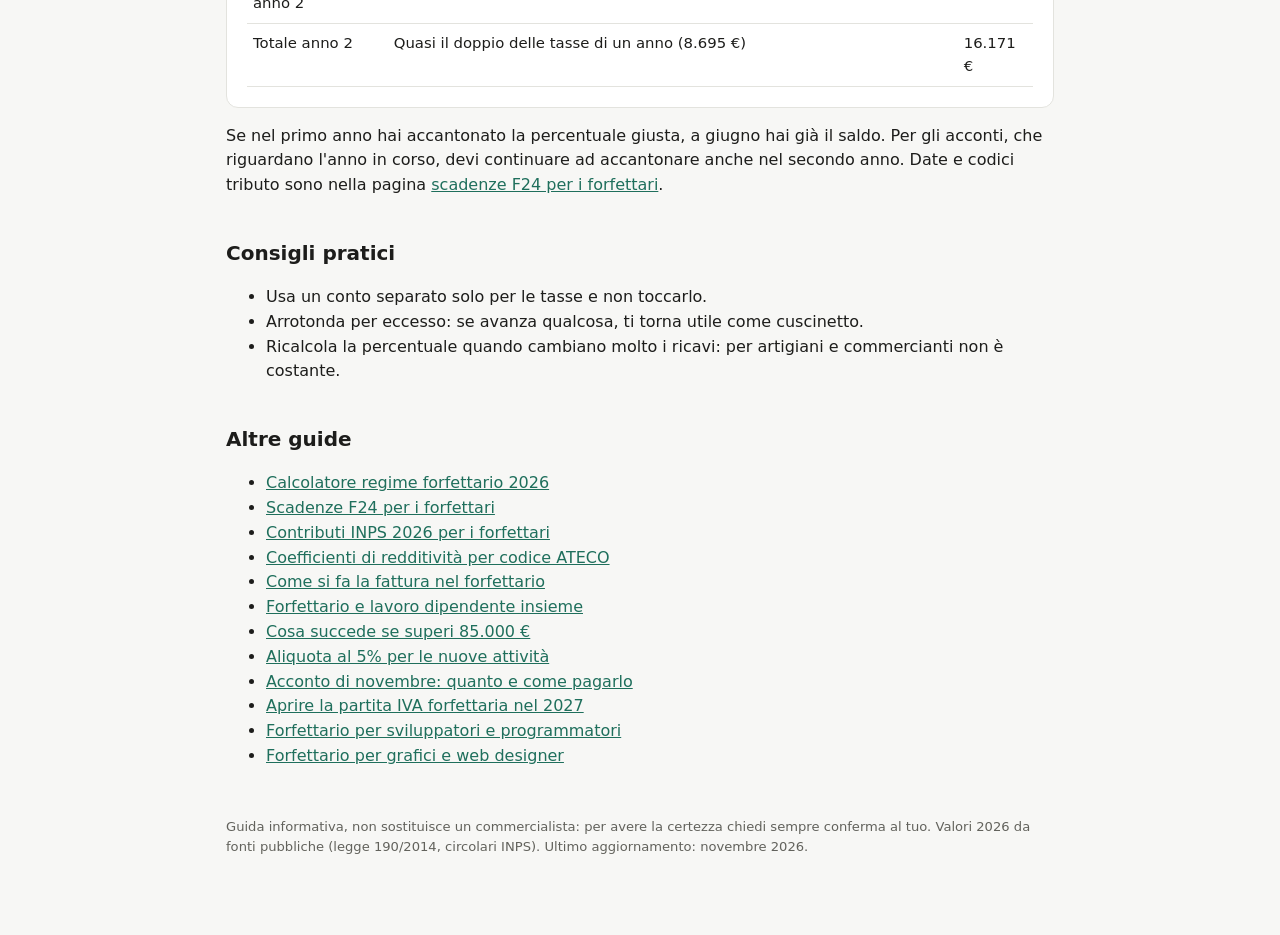
<file: quanto-accantonare-forfettario.html>
<!doctype html>
<html lang="it">
<head>
<meta charset="utf-8">
<meta name="viewport" content="width=device-width, initial-scale=1">
<title>Quanto accantonare con la partita IVA forfettaria (2026)</title>
<meta name="description" content="Quanto mettere da parte ogni mese per tasse e contributi INPS nel regime forfettario: percentuali per professionisti, artigiani e commercianti, ed esempio del secondo anno.">
<link rel="stylesheet" href="style.css">
<link rel="canonical" href="https://domdin89.github.io/forfettario/quanto-accantonare-forfettario.html">
</head>
<body>
<main>
<nav><a href="./">← Calcolatore regime forfettario</a></nav>
<h1>Quanto accantonare per le tasse nel regime forfettario</h1>
<p class="lead">La domanda che ogni forfettario si fa: quanto di quello che incasso devo mettere da parte per imposta sostitutiva e contributi INPS? Ecco le percentuali per i casi più comuni.</p>
<p class="hint"><strong>Nota:</strong> queste informazioni sono indicative. Per avere la certezza degli importi e delle date che valgono per te, chiedi sempre conferma al tuo commercialista.</p>
<h2>La regola veloce</h2>
<p>Ogni volta che incassi una fattura, sposta subito una percentuale fissa su un conto separato. Con i valori 2026 la percentuale tipica è:</p>
<div class="card table">
<table>
<thead><tr><th>Chi sei</th><th>Imposta 15%</th><th>Imposta 5%</th></tr></thead>
<tbody>
<tr><td>Professionista in Gestione Separata (coefficiente 78%)</td><td>29%</td><td>23%</td></tr>
<tr><td>Artigiano (coefficiente 67%), 30.000-70.000 € di ricavi</td><td>24%</td><td>19%</td></tr>
<tr><td>Commerciante (coefficiente 40%), 30.000 € di ricavi</td><td>19%</td><td>17%</td></tr>
<tr><td>Commerciante (coefficiente 40%), 50.000-70.000 € di ricavi</td><td>14%</td><td>11%</td></tr>
</tbody>
</table>
</div>
<p class="hint">Senza riduzione contributiva del 35%. Per artigiani e commercianti con ricavi bassi la percentuale sale molto, perché i contributi fissi (circa 4.500 € l'anno) si pagano comunque: con 15.000 € di ricavi si arriva al 31-36%.</p>

<h2>Esempi in euro</h2>
<div class="card table">
<table>
<thead><tr><th>Ricavi annui</th><th>Professionista GS, 15%</th><th>Artigiano 67%, 15%</th><th>Commerciante 40%, 15%</th></tr></thead>
<tbody>
<tr><td>15.000 €</td><td>4.348 € (362 €/mese)</td><td>5.351 € (446 €/mese)</td><td>4.820 € (402 €/mese)</td></tr>
<tr><td>30.000 €</td><td>8.695 € (725 €/mese)</td><td>7.122 € (593 €/mese)</td><td>5.720 € (477 €/mese)</td></tr>
<tr><td>50.000 €</td><td>14.492 € (1.208 €/mese)</td><td>11.865 € (989 €/mese)</td><td>7.168 € (597 €/mese)</td></tr>
<tr><td>70.000 €</td><td>20.289 € (1.691 €/mese)</td><td>16.609 € (1.384 €/mese)</td><td>10.033 € (836 €/mese)</td></tr>
</tbody>
</table>
</div>
<p>Per il tuo caso esatto, con il tuo coefficiente e la tua cassa, usa il <a href="./">calcolatore del regime forfettario</a>.</p>

<div class="card cta">
  <strong>Vuoi sapere ogni mese quanto mettere da parte?</strong>
  <p>Il Gestionale Forfettario 2026 è un file Excel: registri gli incassi e lui calcola la quota da accantonare, tasse e contributi INPS, e le scadenze F24 con gli importi.</p>
  <a href="https://forfettariofacile.gumroad.com/l/gestionale-forfettario-2026">Scarica il Gestionale Excel – 9 €</a>
</div>

<h2>Attenzione al secondo anno</h2>
<p>Il primo anno non si pagano acconti. Il secondo anno, a giugno, arrivano insieme il <strong>saldo del primo anno</strong> e il <strong>primo acconto del secondo</strong>, poi a novembre il secondo acconto. Esempio: professionista in Gestione Separata, 30.000 € di ricavi, imposta al 15%.</p>
<div class="card table">
<table>
<thead><tr><th>Scadenza</th><th>Cosa</th><th>Importo</th></tr></thead>
<tbody>
<tr><td>30 giugno, anno 2</td><td>Saldo imposta (2.595 €) + 1° acconto 50% (1.297 €) + saldo contributi GS (6.100 €) + 1° acconto GS 40% (2.440 €)</td><td>12.433 €</td></tr>
<tr><td>30 novembre, anno 2</td><td>2° acconto imposta (1.297 €) + 2° acconto GS (2.440 €)</td><td>3.738 €</td></tr>
<tr><td>Totale anno 2</td><td>Quasi il doppio delle tasse di un anno (8.695 €)</td><td>16.171 €</td></tr>
</tbody>
</table>
</div>
<p>Se nel primo anno hai accantonato la percentuale giusta, a giugno hai già il saldo. Per gli acconti, che riguardano l'anno in corso, devi continuare ad accantonare anche nel secondo anno. Date e codici tributo sono nella pagina <a href="scadenze-f24-forfettario.html">scadenze F24 per i forfettari</a>.</p>

<h2>Consigli pratici</h2>
<ul>
<li>Usa un conto separato solo per le tasse e non toccarlo.</li>
<li>Arrotonda per eccesso: se avanza qualcosa, ti torna utile come cuscinetto.</li>
<li>Ricalcola la percentuale quando cambiano molto i ricavi: per artigiani e commercianti non è costante.</li>
</ul>

<h2>Altre guide</h2>
<ul>
<li><a href="./">Calcolatore regime forfettario 2026</a></li>
<li><a href="scadenze-f24-forfettario.html">Scadenze F24 per i forfettari</a></li>
<li><a href="contributi-inps-forfettario-2026.html">Contributi INPS 2026 per i forfettari</a></li>
<li><a href="coefficienti-redditivita-ateco.html">Coefficienti di redditività per codice ATECO</a></li>
<li><a href="fattura-regime-forfettario.html">Come si fa la fattura nel forfettario</a></li>
<li><a href="forfettario-lavoro-dipendente.html">Forfettario e lavoro dipendente insieme</a></li>
<li><a href="superare-85000-euro-forfettario.html">Cosa succede se superi 85.000 €</a></li>
<li><a href="aliquota-5-per-cento-forfettario.html">Aliquota al 5% per le nuove attività</a></li>
<li><a href="acconto-novembre-forfettario.html">Acconto di novembre: quanto e come pagarlo</a></li>
<li><a href="aprire-partita-iva-forfettaria-2027.html">Aprire la partita IVA forfettaria nel 2027</a></li>
<li><a href="forfettario-sviluppatore-software.html">Forfettario per sviluppatori e programmatori</a></li>
<li><a href="forfettario-grafico-web-designer.html">Forfettario per grafici e web designer</a></li>
</ul>

<footer>
<p>Guida informativa, non sostituisce un commercialista: per avere la certezza chiedi sempre conferma al tuo. Valori 2026 da fonti pubbliche (legge 190/2014, circolari INPS). Ultimo aggiornamento: novembre 2026.</p>
</footer>
</main>
<script data-goatcounter="https://forfettariofacile.goatcounter.com/count" async src="https://gc.zgo.at/count.js"></script>
</body>
</html>
</file>
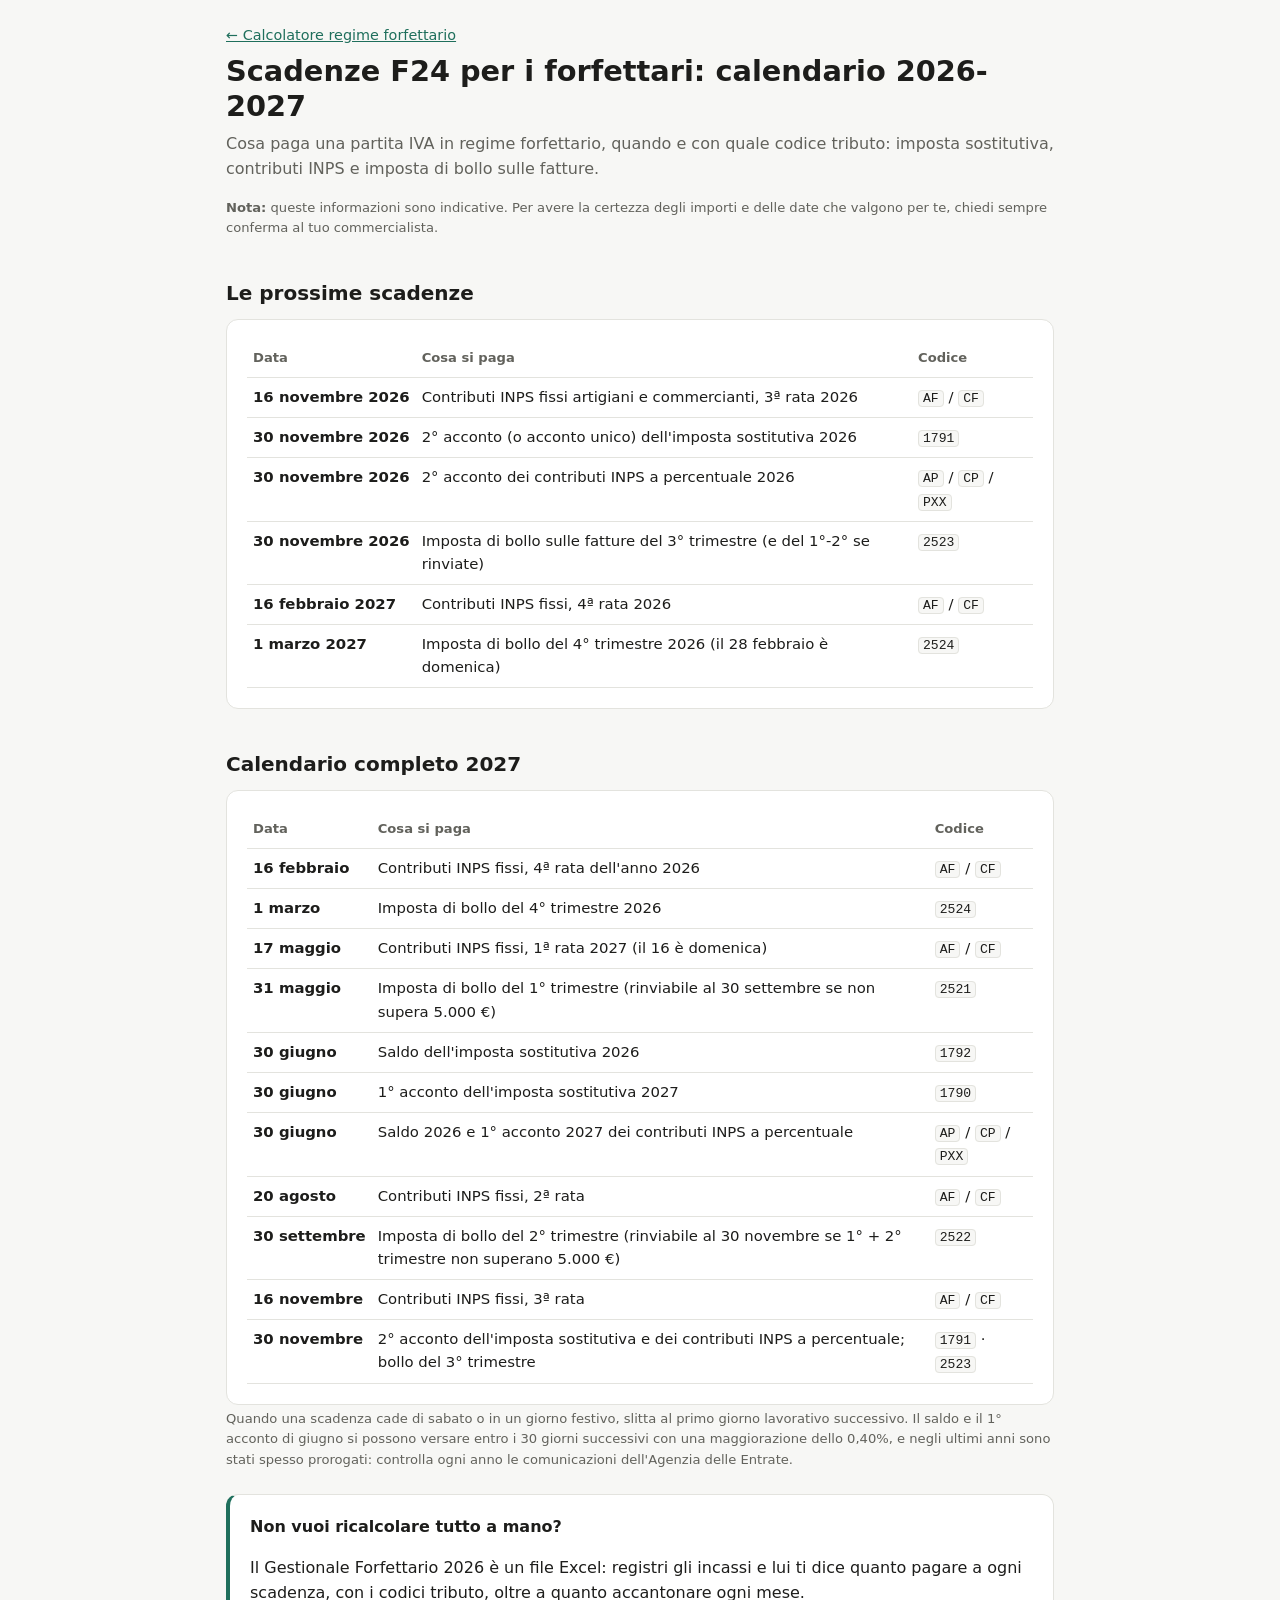
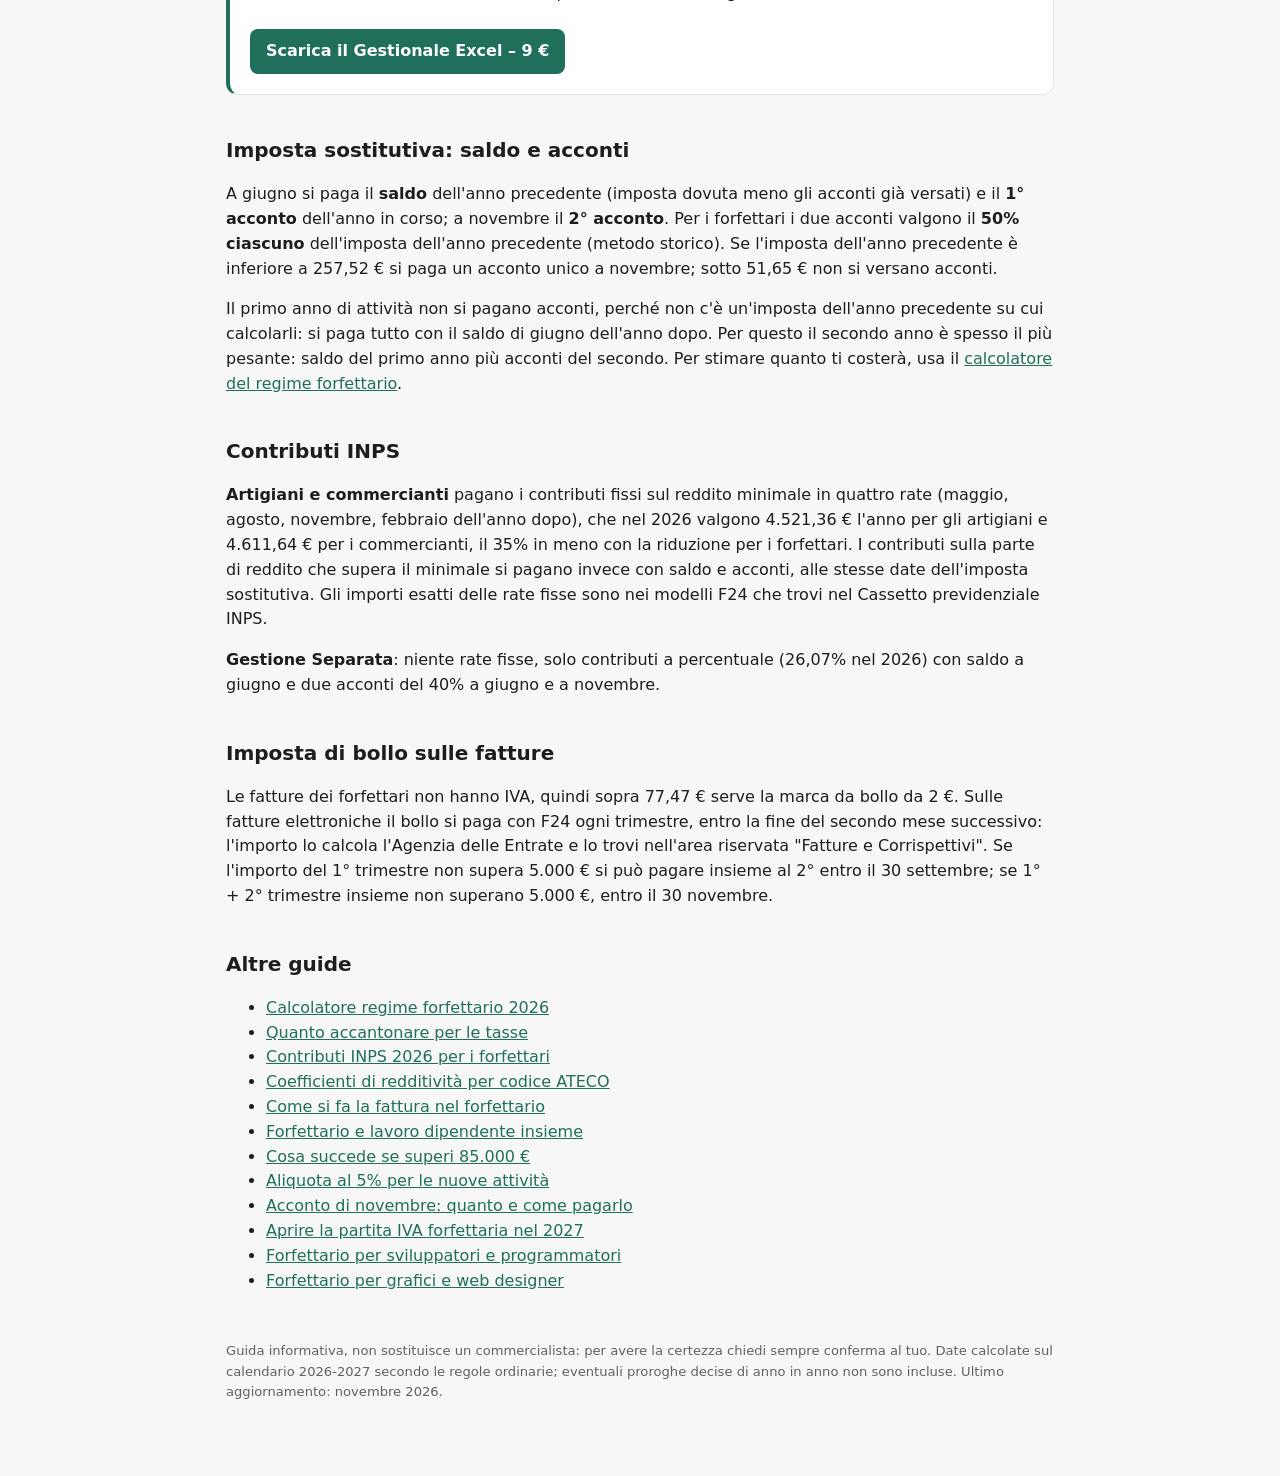
<file: scadenze-f24-forfettario.html>
<!doctype html>
<html lang="it">
<head>
<meta charset="utf-8">
<meta name="viewport" content="width=device-width, initial-scale=1">
<title>Scadenze F24 forfettari 2026-2027: calendario e codici tributo</title>
<meta name="description" content="Tutte le scadenze F24 del regime forfettario: acconti e saldo dell'imposta sostitutiva, contributi INPS fissi e a percentuale, imposta di bollo. Date 2026-2027 e codici tributo.">
<link rel="stylesheet" href="style.css">
<link rel="canonical" href="https://domdin89.github.io/forfettario/scadenze-f24-forfettario.html">
</head>
<body>
<main>
<nav><a href="./">← Calcolatore regime forfettario</a></nav>
<h1>Scadenze F24 per i forfettari: calendario 2026-2027</h1>
<p class="lead">Cosa paga una partita IVA in regime forfettario, quando e con quale codice tributo: imposta sostitutiva, contributi INPS e imposta di bollo sulle fatture.</p>

<p class="hint"><strong>Nota:</strong> queste informazioni sono indicative. Per avere la certezza degli importi e delle date che valgono per te, chiedi sempre conferma al tuo commercialista.</p>
<h2>Le prossime scadenze</h2>
<div class="card table">
<table>
<thead><tr><th>Data</th><th>Cosa si paga</th><th>Codice</th></tr></thead>
<tbody>
<tr><td class="d">16 novembre 2026</td><td>Contributi INPS fissi artigiani e commercianti, 3ª rata 2026</td><td><code>AF</code> / <code>CF</code></td></tr>
<tr><td class="d">30 novembre 2026</td><td>2° acconto (o acconto unico) dell'imposta sostitutiva 2026</td><td><code>1791</code></td></tr>
<tr><td class="d">30 novembre 2026</td><td>2° acconto dei contributi INPS a percentuale 2026</td><td><code>AP</code> / <code>CP</code> / <code>PXX</code></td></tr>
<tr><td class="d">30 novembre 2026</td><td>Imposta di bollo sulle fatture del 3° trimestre (e del 1°-2° se rinviate)</td><td><code>2523</code></td></tr>
<tr><td class="d">16 febbraio 2027</td><td>Contributi INPS fissi, 4ª rata 2026</td><td><code>AF</code> / <code>CF</code></td></tr>
<tr><td class="d">1 marzo 2027</td><td>Imposta di bollo del 4° trimestre 2026 (il 28 febbraio è domenica)</td><td><code>2524</code></td></tr>
</tbody>
</table>
</div>

<h2>Calendario completo 2027</h2>
<div class="card table">
<table>
<thead><tr><th>Data</th><th>Cosa si paga</th><th>Codice</th></tr></thead>
<tbody>
<tr><td class="d">16 febbraio</td><td>Contributi INPS fissi, 4ª rata dell'anno 2026</td><td><code>AF</code> / <code>CF</code></td></tr>
<tr><td class="d">1 marzo</td><td>Imposta di bollo del 4° trimestre 2026</td><td><code>2524</code></td></tr>
<tr><td class="d">17 maggio</td><td>Contributi INPS fissi, 1ª rata 2027 (il 16 è domenica)</td><td><code>AF</code> / <code>CF</code></td></tr>
<tr><td class="d">31 maggio</td><td>Imposta di bollo del 1° trimestre (rinviabile al 30 settembre se non supera 5.000 €)</td><td><code>2521</code></td></tr>
<tr><td class="d">30 giugno</td><td>Saldo dell'imposta sostitutiva 2026</td><td><code>1792</code></td></tr>
<tr><td class="d">30 giugno</td><td>1° acconto dell'imposta sostitutiva 2027</td><td><code>1790</code></td></tr>
<tr><td class="d">30 giugno</td><td>Saldo 2026 e 1° acconto 2027 dei contributi INPS a percentuale</td><td><code>AP</code> / <code>CP</code> / <code>PXX</code></td></tr>
<tr><td class="d">20 agosto</td><td>Contributi INPS fissi, 2ª rata</td><td><code>AF</code> / <code>CF</code></td></tr>
<tr><td class="d">30 settembre</td><td>Imposta di bollo del 2° trimestre (rinviabile al 30 novembre se 1° + 2° trimestre non superano 5.000 €)</td><td><code>2522</code></td></tr>
<tr><td class="d">16 novembre</td><td>Contributi INPS fissi, 3ª rata</td><td><code>AF</code> / <code>CF</code></td></tr>
<tr><td class="d">30 novembre</td><td>2° acconto dell'imposta sostitutiva e dei contributi INPS a percentuale; bollo del 3° trimestre</td><td><code>1791</code> · <code>2523</code></td></tr>
</tbody>
</table>
</div>
<p class="hint">Quando una scadenza cade di sabato o in un giorno festivo, slitta al primo giorno lavorativo successivo. Il saldo e il 1° acconto di giugno si possono versare entro i 30 giorni successivi con una maggiorazione dello 0,40%, e negli ultimi anni sono stati spesso prorogati: controlla ogni anno le comunicazioni dell'Agenzia delle Entrate.</p>

<div class="card cta" id="cta">
  <strong>Non vuoi ricalcolare tutto a mano?</strong>
  <p>Il Gestionale Forfettario 2026 è un file Excel: registri gli incassi e lui ti dice quanto pagare a ogni scadenza, con i codici tributo, oltre a quanto accantonare ogni mese.</p>
  <a href="https://forfettariofacile.gumroad.com/l/gestionale-forfettario-2026">Scarica il Gestionale Excel – 9 €</a>
</div>

<h2>Imposta sostitutiva: saldo e acconti</h2>
<p>A giugno si paga il <strong>saldo</strong> dell'anno precedente (imposta dovuta meno gli acconti già versati) e il <strong>1° acconto</strong> dell'anno in corso; a novembre il <strong>2° acconto</strong>. Per i forfettari i due acconti valgono il <strong>50% ciascuno</strong> dell'imposta dell'anno precedente (metodo storico). Se l'imposta dell'anno precedente è inferiore a 257,52 € si paga un acconto unico a novembre; sotto 51,65 € non si versano acconti.</p>
<p>Il primo anno di attività non si pagano acconti, perché non c'è un'imposta dell'anno precedente su cui calcolarli: si paga tutto con il saldo di giugno dell'anno dopo. Per questo il secondo anno è spesso il più pesante: saldo del primo anno più acconti del secondo. Per stimare quanto ti costerà, usa il <a href="./">calcolatore del regime forfettario</a>.</p>

<h2>Contributi INPS</h2>
<p><strong>Artigiani e commercianti</strong> pagano i contributi fissi sul reddito minimale in quattro rate (maggio, agosto, novembre, febbraio dell'anno dopo), che nel 2026 valgono 4.521,36 € l'anno per gli artigiani e 4.611,64 € per i commercianti, il 35% in meno con la riduzione per i forfettari. I contributi sulla parte di reddito che supera il minimale si pagano invece con saldo e acconti, alle stesse date dell'imposta sostitutiva. Gli importi esatti delle rate fisse sono nei modelli F24 che trovi nel Cassetto previdenziale INPS.</p>
<p><strong>Gestione Separata</strong>: niente rate fisse, solo contributi a percentuale (26,07% nel 2026) con saldo a giugno e due acconti del 40% a giugno e a novembre.</p>

<h2>Imposta di bollo sulle fatture</h2>
<p>Le fatture dei forfettari non hanno IVA, quindi sopra 77,47 € serve la marca da bollo da 2 €. Sulle fatture elettroniche il bollo si paga con F24 ogni trimestre, entro la fine del secondo mese successivo: l'importo lo calcola l'Agenzia delle Entrate e lo trovi nell'area riservata "Fatture e Corrispettivi". Se l'importo del 1° trimestre non supera 5.000 € si può pagare insieme al 2° entro il 30 settembre; se 1° + 2° trimestre insieme non superano 5.000 €, entro il 30 novembre.</p>

<!-- guide -->
<h2>Altre guide</h2>
<ul>
<li><a href="./">Calcolatore regime forfettario 2026</a></li>
<li><a href="quanto-accantonare-forfettario.html">Quanto accantonare per le tasse</a></li>
<li><a href="contributi-inps-forfettario-2026.html">Contributi INPS 2026 per i forfettari</a></li>
<li><a href="coefficienti-redditivita-ateco.html">Coefficienti di redditività per codice ATECO</a></li>
<li><a href="fattura-regime-forfettario.html">Come si fa la fattura nel forfettario</a></li>
<li><a href="forfettario-lavoro-dipendente.html">Forfettario e lavoro dipendente insieme</a></li>
<li><a href="superare-85000-euro-forfettario.html">Cosa succede se superi 85.000 €</a></li>
<li><a href="aliquota-5-per-cento-forfettario.html">Aliquota al 5% per le nuove attività</a></li>
<li><a href="acconto-novembre-forfettario.html">Acconto di novembre: quanto e come pagarlo</a></li>
<li><a href="aprire-partita-iva-forfettaria-2027.html">Aprire la partita IVA forfettaria nel 2027</a></li>
<li><a href="forfettario-sviluppatore-software.html">Forfettario per sviluppatori e programmatori</a></li>
<li><a href="forfettario-grafico-web-designer.html">Forfettario per grafici e web designer</a></li>
</ul>
<!-- /guide -->

<footer>
<p>Guida informativa, non sostituisce un commercialista: per avere la certezza chiedi sempre conferma al tuo. Date calcolate sul calendario 2026-2027 secondo le regole ordinarie; eventuali proroghe decise di anno in anno non sono incluse. Ultimo aggiornamento: novembre 2026.</p>
</footer>
</main>
<script data-goatcounter="https://forfettariofacile.goatcounter.com/count" async src="https://gc.zgo.at/count.js"></script>
</body>
</html>
</file>
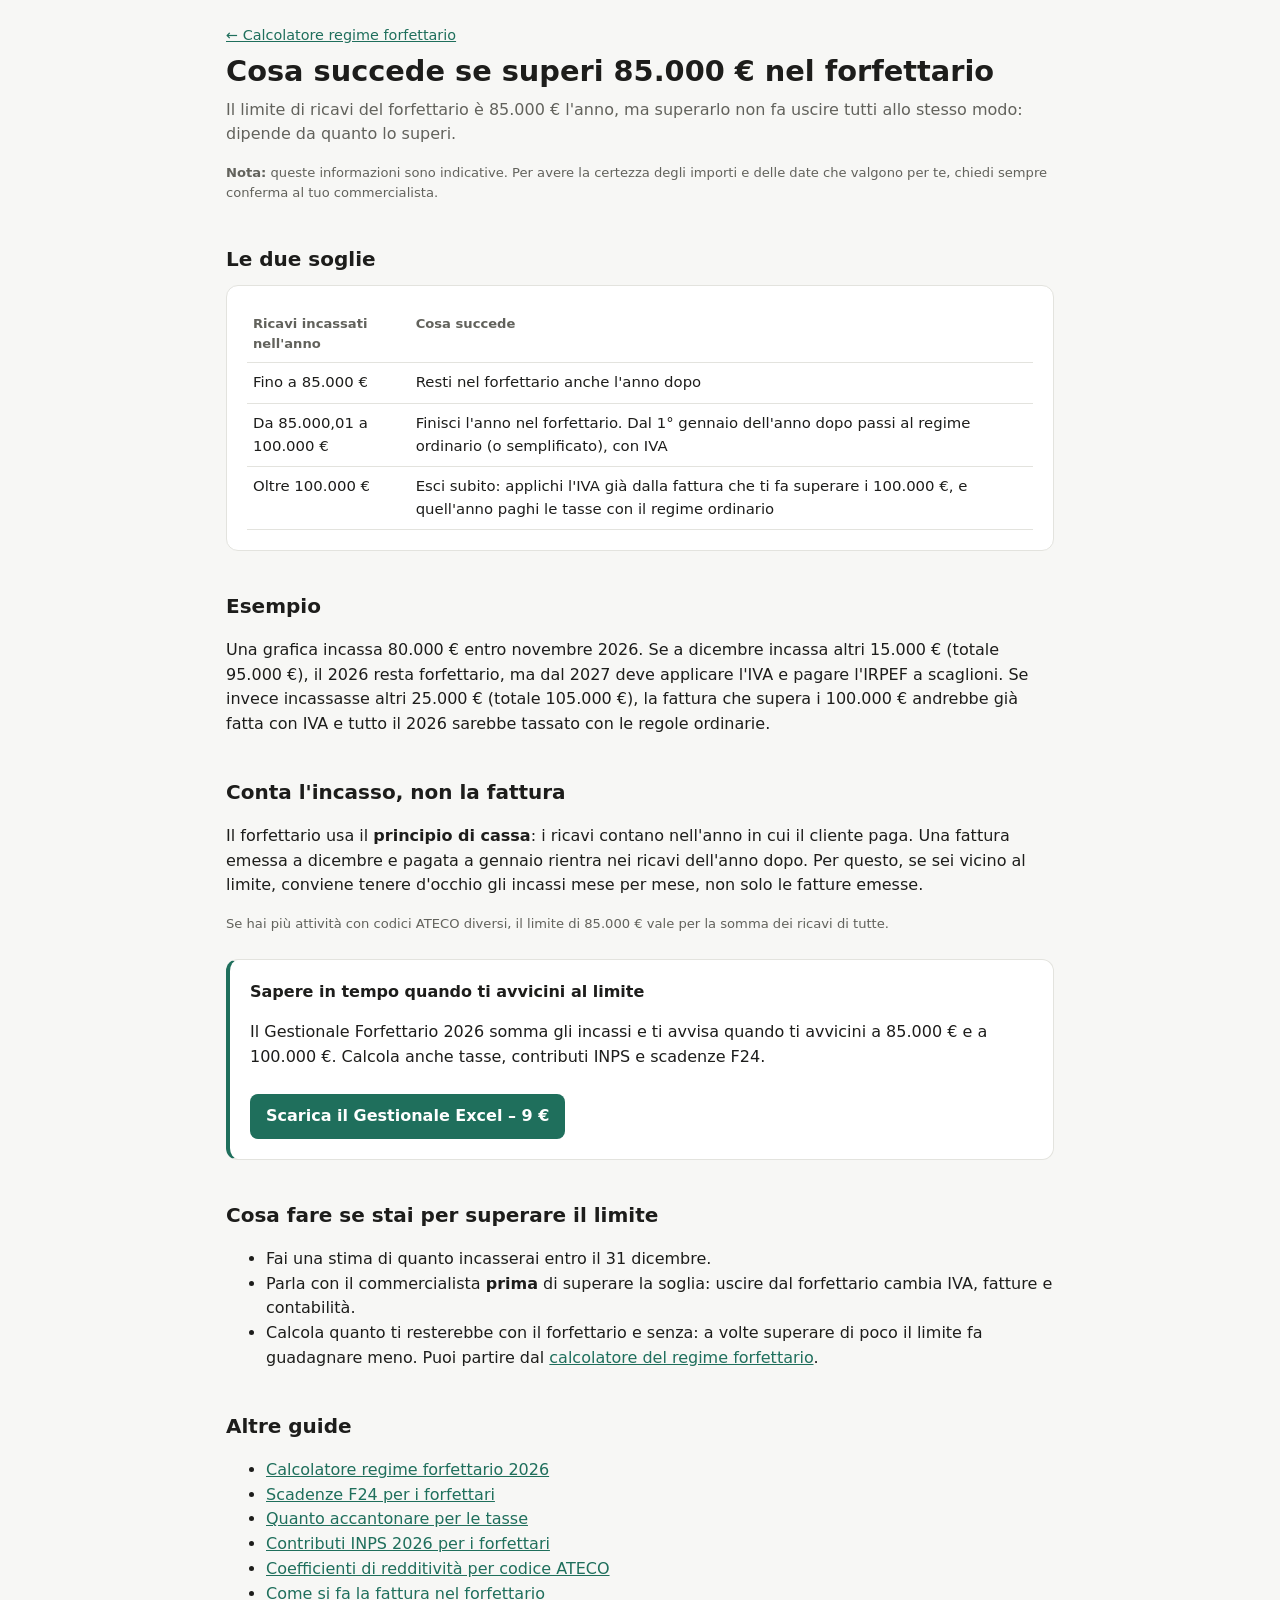
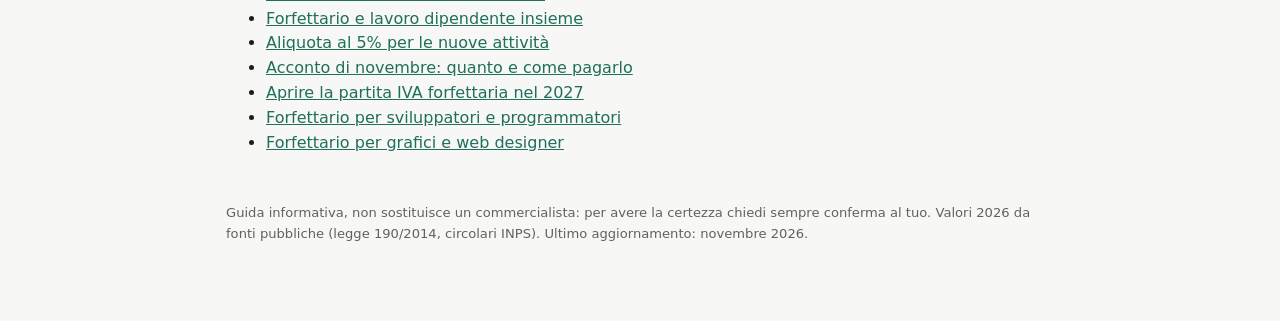
<file: superare-85000-euro-forfettario.html>
<!doctype html>
<html lang="it">
<head>
<meta charset="utf-8">
<meta name="viewport" content="width=device-width, initial-scale=1">
<title>Cosa succede se superi 85.000 € nel regime forfettario (e oltre 100.000 €)</title>
<meta name="description" content="Cosa succede se superi il limite di 85.000 € di ricavi nel forfettario: tra 85.000 e 100.000 € esci dall'anno dopo, oltre 100.000 € esci subito e applichi l'IVA. Principio di cassa ed esempi.">
<link rel="stylesheet" href="style.css">
<link rel="canonical" href="https://domdin89.github.io/forfettario/superare-85000-euro-forfettario.html">
</head>
<body>
<main>
<nav><a href="./">← Calcolatore regime forfettario</a></nav>
<h1>Cosa succede se superi 85.000 € nel forfettario</h1>
<p class="lead">Il limite di ricavi del forfettario è 85.000 € l'anno, ma superarlo non fa uscire tutti allo stesso modo: dipende da quanto lo superi.</p>
<p class="hint"><strong>Nota:</strong> queste informazioni sono indicative. Per avere la certezza degli importi e delle date che valgono per te, chiedi sempre conferma al tuo commercialista.</p>
<h2>Le due soglie</h2>
<div class="card table">
<table>
<thead><tr><th>Ricavi incassati nell'anno</th><th>Cosa succede</th></tr></thead>
<tbody>
<tr><td>Fino a 85.000 €</td><td>Resti nel forfettario anche l'anno dopo</td></tr>
<tr><td>Da 85.000,01 a 100.000 €</td><td>Finisci l'anno nel forfettario. Dal 1° gennaio dell'anno dopo passi al regime ordinario (o semplificato), con IVA</td></tr>
<tr><td>Oltre 100.000 €</td><td>Esci subito: applichi l'IVA già dalla fattura che ti fa superare i 100.000 €, e quell'anno paghi le tasse con il regime ordinario</td></tr>
</tbody>
</table>
</div>

<h2>Esempio</h2>
<p>Una grafica incassa 80.000 € entro novembre 2026. Se a dicembre incassa altri 15.000 € (totale 95.000 €), il 2026 resta forfettario, ma dal 2027 deve applicare l'IVA e pagare l'IRPEF a scaglioni. Se invece incassasse altri 25.000 € (totale 105.000 €), la fattura che supera i 100.000 € andrebbe già fatta con IVA e tutto il 2026 sarebbe tassato con le regole ordinarie.</p>

<h2>Conta l'incasso, non la fattura</h2>
<p>Il forfettario usa il <strong>principio di cassa</strong>: i ricavi contano nell'anno in cui il cliente paga. Una fattura emessa a dicembre e pagata a gennaio rientra nei ricavi dell'anno dopo. Per questo, se sei vicino al limite, conviene tenere d'occhio gli incassi mese per mese, non solo le fatture emesse.</p>
<p class="hint">Se hai più attività con codici ATECO diversi, il limite di 85.000 € vale per la somma dei ricavi di tutte.</p>

<div class="card cta">
  <strong>Sapere in tempo quando ti avvicini al limite</strong>
  <p>Il Gestionale Forfettario 2026 somma gli incassi e ti avvisa quando ti avvicini a 85.000 € e a 100.000 €. Calcola anche tasse, contributi INPS e scadenze F24.</p>
  <a href="https://forfettariofacile.gumroad.com/l/gestionale-forfettario-2026">Scarica il Gestionale Excel – 9 €</a>
</div>

<h2>Cosa fare se stai per superare il limite</h2>
<ul>
<li>Fai una stima di quanto incasserai entro il 31 dicembre.</li>
<li>Parla con il commercialista <strong>prima</strong> di superare la soglia: uscire dal forfettario cambia IVA, fatture e contabilità.</li>
<li>Calcola quanto ti resterebbe con il forfettario e senza: a volte superare di poco il limite fa guadagnare meno. Puoi partire dal <a href="./">calcolatore del regime forfettario</a>.</li>
</ul>

<h2>Altre guide</h2>
<ul>
<li><a href="./">Calcolatore regime forfettario 2026</a></li>
<li><a href="scadenze-f24-forfettario.html">Scadenze F24 per i forfettari</a></li>
<li><a href="quanto-accantonare-forfettario.html">Quanto accantonare per le tasse</a></li>
<li><a href="contributi-inps-forfettario-2026.html">Contributi INPS 2026 per i forfettari</a></li>
<li><a href="coefficienti-redditivita-ateco.html">Coefficienti di redditività per codice ATECO</a></li>
<li><a href="fattura-regime-forfettario.html">Come si fa la fattura nel forfettario</a></li>
<li><a href="forfettario-lavoro-dipendente.html">Forfettario e lavoro dipendente insieme</a></li>
<li><a href="aliquota-5-per-cento-forfettario.html">Aliquota al 5% per le nuove attività</a></li>
<li><a href="acconto-novembre-forfettario.html">Acconto di novembre: quanto e come pagarlo</a></li>
<li><a href="aprire-partita-iva-forfettaria-2027.html">Aprire la partita IVA forfettaria nel 2027</a></li>
<li><a href="forfettario-sviluppatore-software.html">Forfettario per sviluppatori e programmatori</a></li>
<li><a href="forfettario-grafico-web-designer.html">Forfettario per grafici e web designer</a></li>
</ul>

<footer>
<p>Guida informativa, non sostituisce un commercialista: per avere la certezza chiedi sempre conferma al tuo. Valori 2026 da fonti pubbliche (legge 190/2014, circolari INPS). Ultimo aggiornamento: novembre 2026.</p>
</footer>
</main>
<script data-goatcounter="https://forfettariofacile.goatcounter.com/count" async src="https://gc.zgo.at/count.js"></script>
</body>
</html>
</file>
<file: style.css>
:root{--bg:#f7f7f5;--card:#fff;--ink:#1d1d1b;--mute:#62625c;--line:#e3e3de;--accent:#1f6f5c;--warn:#a5481b}
@media (prefers-color-scheme:dark){:root{--bg:#161615;--card:#20201e;--ink:#ecece8;--mute:#a3a39b;--line:#33332f;--accent:#5cc2a6;--warn:#f0905e}}
*{box-sizing:border-box}
body{margin:0;background:var(--bg);color:var(--ink);font:16px/1.55 system-ui,-apple-system,"Segoe UI",Roboto,sans-serif}
main{max-width:860px;margin:0 auto;padding:24px 16px 64px}
h1{font-size:1.8rem;line-height:1.2;margin:.2em 0 .3em}
h2{font-size:1.25rem;margin:2em 0 .5em}
p.lead{color:var(--mute);margin-top:0}
.card{background:var(--card);border:1px solid var(--line);border-radius:12px;padding:20px}
.grid{display:grid;grid-template-columns:repeat(auto-fit,minmax(240px,1fr));gap:16px}
label{display:block;font-weight:600;font-size:.92rem;margin-bottom:4px}
input,select{width:100%;padding:10px;border:1px solid var(--line);border-radius:8px;background:var(--bg);color:var(--ink);font:inherit}
.check{display:flex;gap:8px;align-items:center;font-weight:400}
.check input{width:auto}
.hint{font-size:.82rem;color:var(--mute);margin-top:4px}
.results{margin-top:16px}
.row{display:flex;justify-content:space-between;padding:8px 0;border-bottom:1px solid var(--line);gap:12px}
.row:last-child{border-bottom:0}
.big{font-size:1.5rem;font-weight:700;color:var(--accent)}
.warn{color:var(--warn);font-weight:600}
.cta{margin-top:24px;border-left:4px solid var(--accent)}
.cta a{display:inline-block;margin-top:8px;background:var(--accent);color:#fff;padding:10px 16px;border-radius:8px;text-decoration:none;font-weight:600}
footer{margin-top:48px;font-size:.82rem;color:var(--mute)}
[hidden]{display:none!important}
nav{font-size:.9rem;margin-bottom:8px}
nav a,p a,li a,td a{color:var(--accent)}
.table{width:100%;overflow-x:auto}
table{width:100%;border-collapse:collapse;font-size:.93rem}
th,td{text-align:left;padding:8px 6px;border-bottom:1px solid var(--line);vertical-align:top}
th{font-size:.82rem;color:var(--mute);font-weight:600}
td.d{white-space:nowrap;font-weight:600}
code{font-size:.88em;background:var(--bg);border:1px solid var(--line);border-radius:4px;padding:0 4px}
</file>
